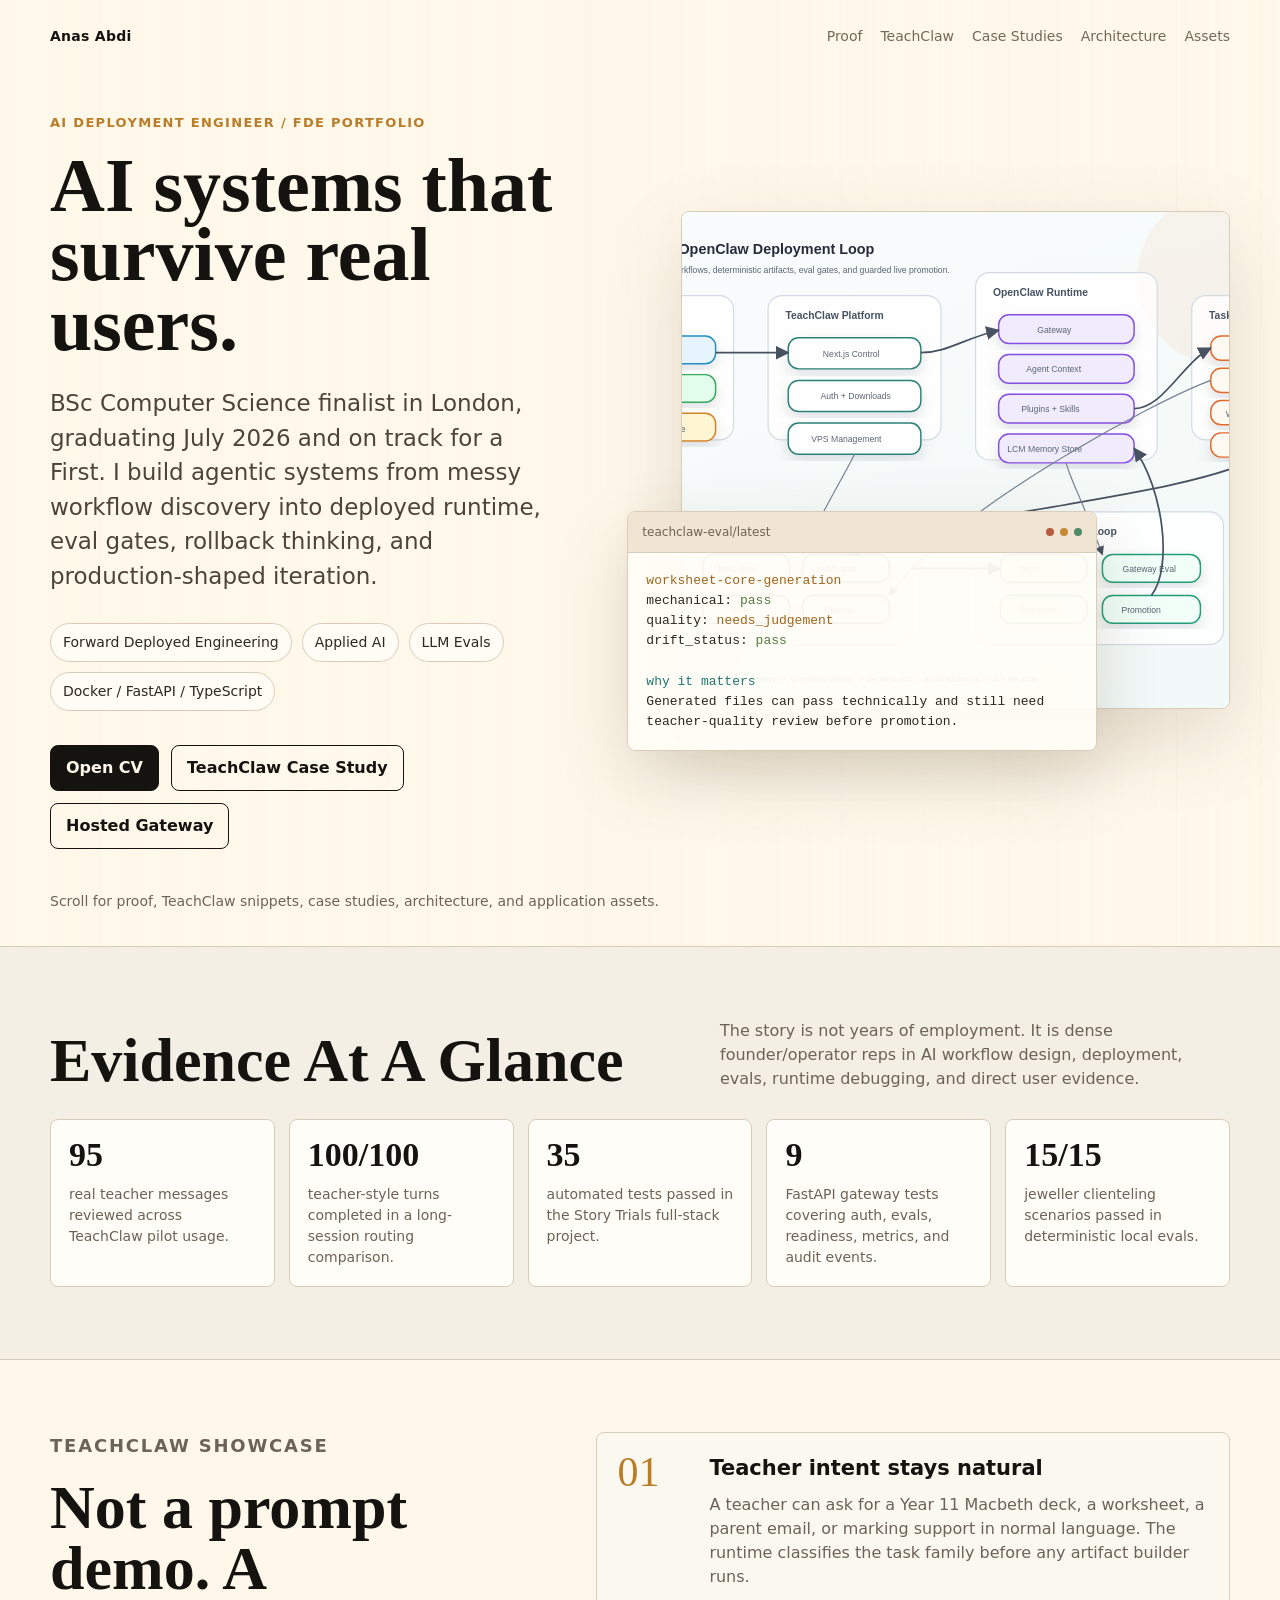
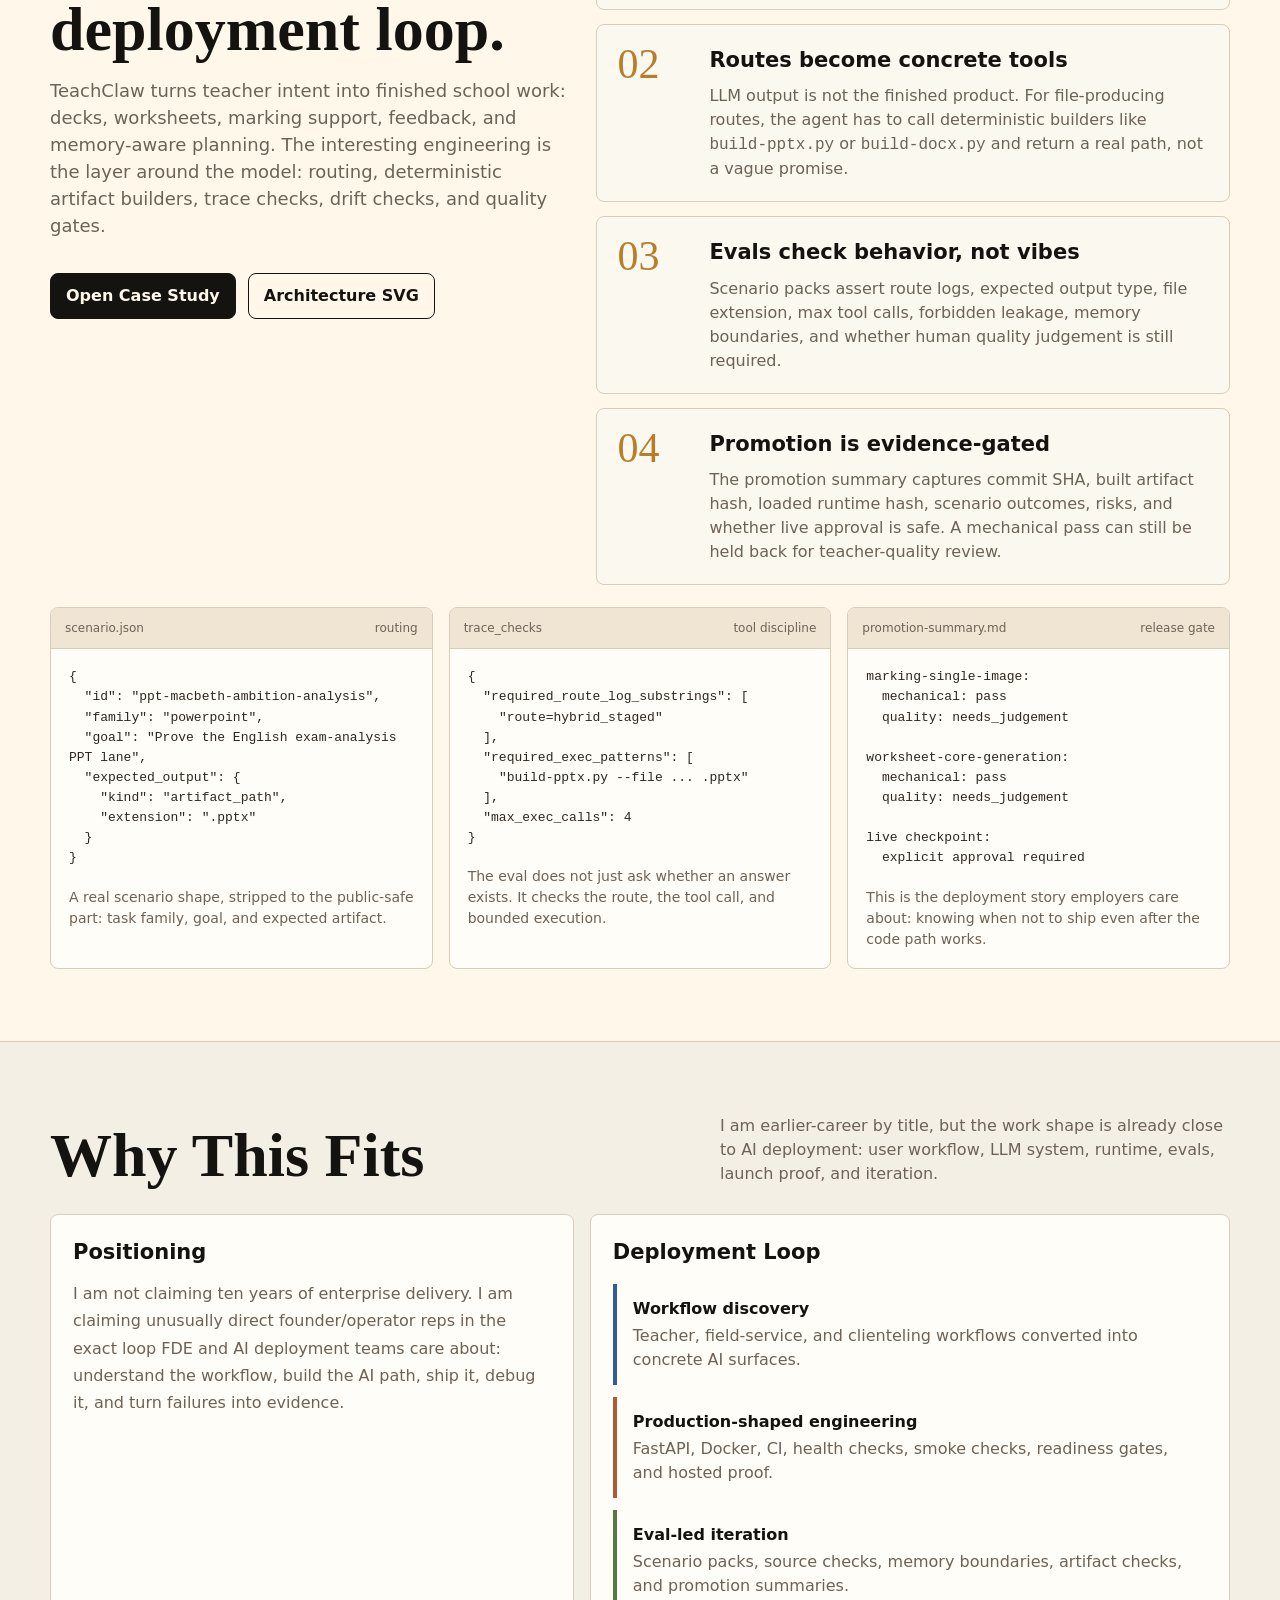
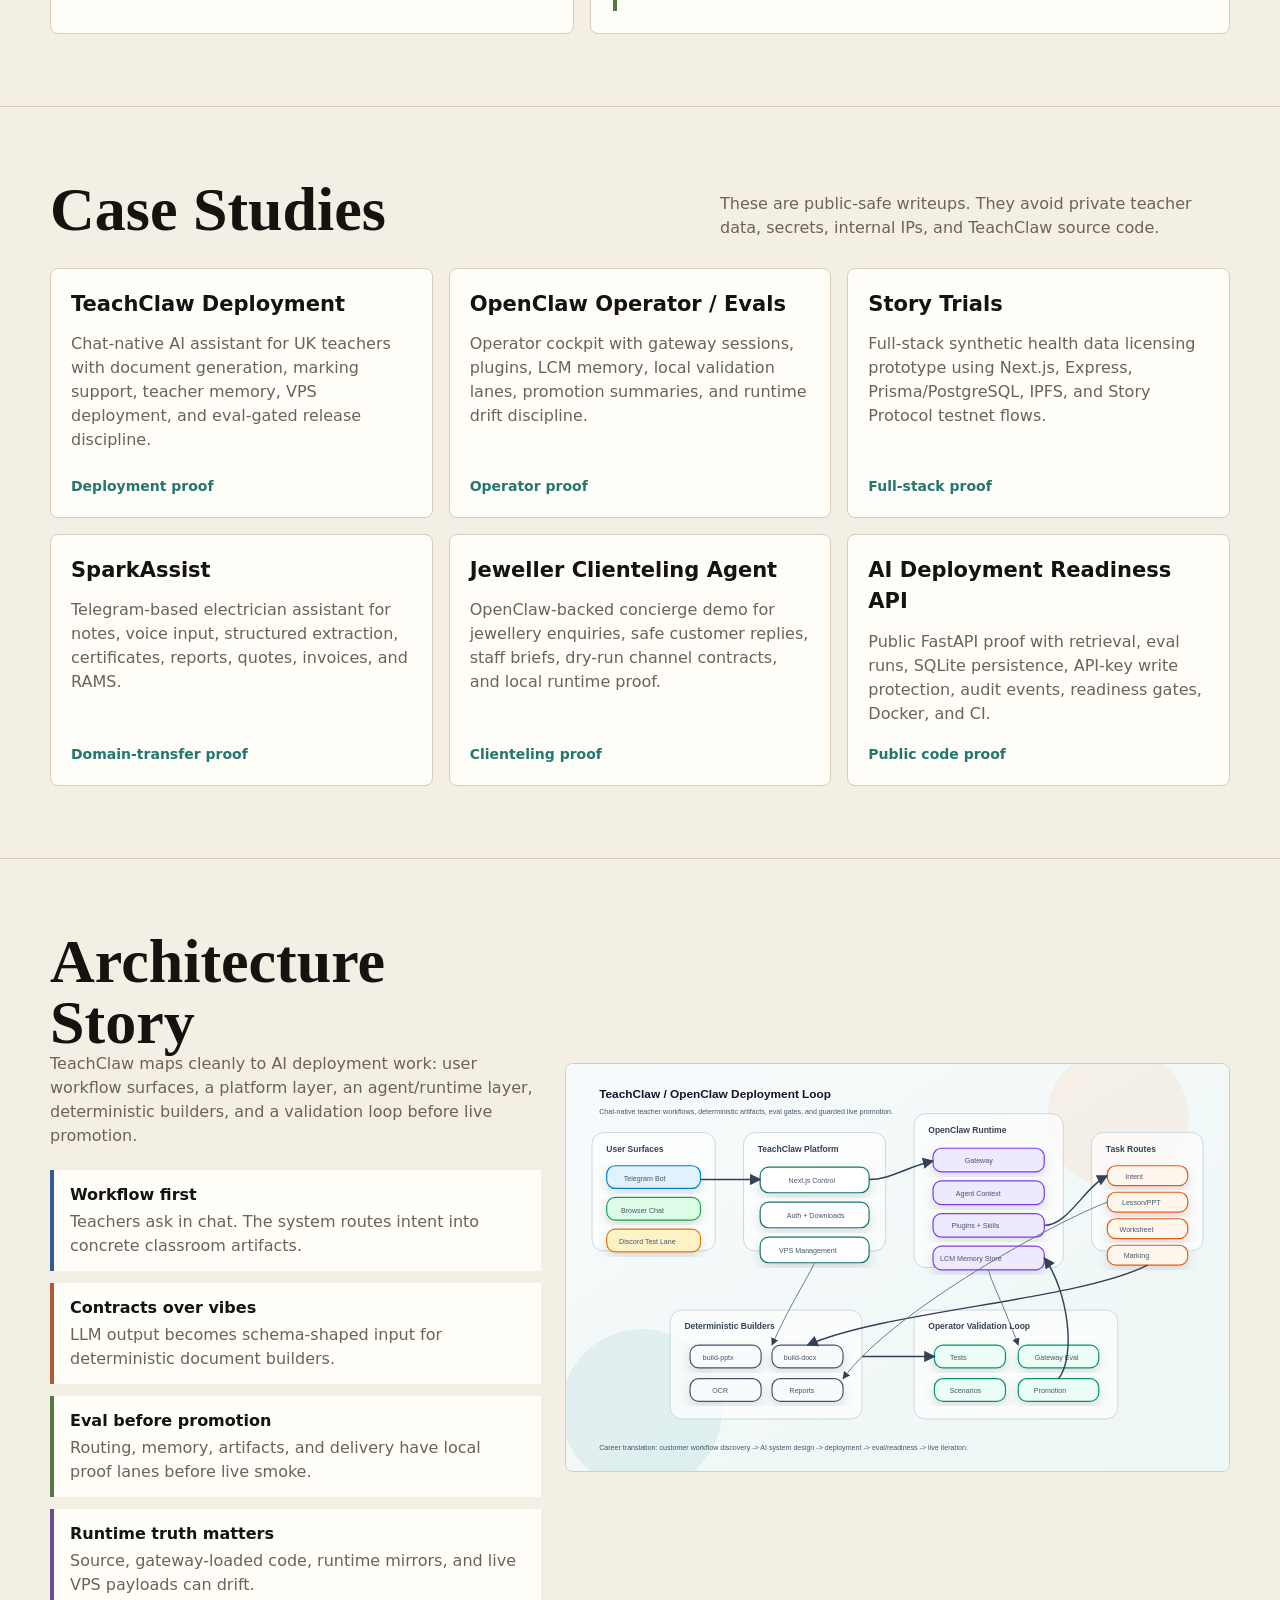
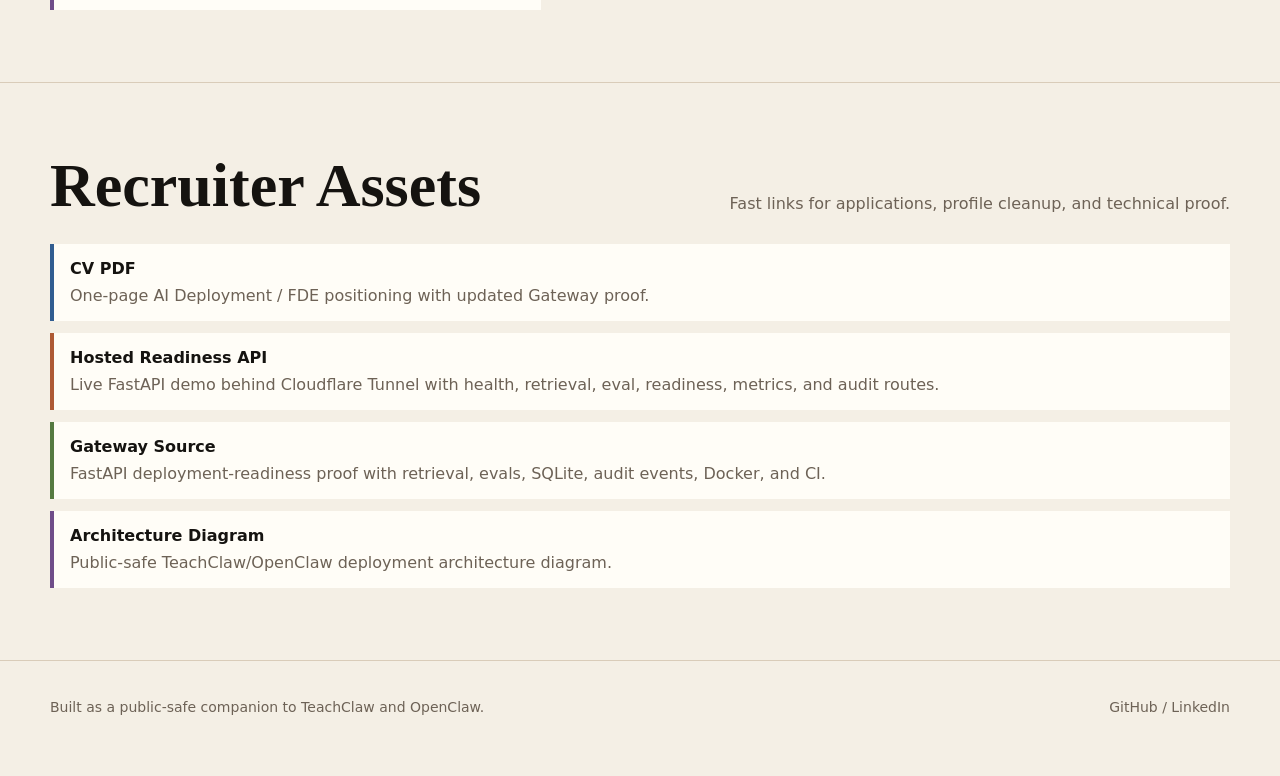
<file: index.html>
<!doctype html>
<html lang="en">
  <head>
    <meta charset="utf-8" />
    <meta name="viewport" content="width=device-width, initial-scale=1" />
    <title>Anas Abdi - AI Deployment / FDE Portfolio</title>
    <meta
      name="description"
      content="AI Deployment and Forward Deployed Engineering portfolio for Anas Abdi: TeachClaw, OpenClaw, Story Trials, SparkAssist, and AI Deployment Gateway."
    />
    <style>
      :root {
        --ink: #151310;
        --paper: #f4efe5;
        --paper-soft: #fbf8f0;
        --panel: #fffdf7;
        --night: #fff8ea;
        --night-2: #f1e6d3;
        --muted: #6d6256;
        --muted-dark: #746858;
        --line: #d9ccb9;
        --line-dark: #d9ccb9;
        --brass: #b97c28;
        --teal: #23776f;
        --blue: #315d91;
        --green: #557a41;
        --clay: #ae5a35;
        --plum: #6f4d89;
        --radius: 8px;
      }

      * {
        box-sizing: border-box;
      }

      html {
        scroll-behavior: smooth;
      }

      body {
        margin: 0;
        color: var(--ink);
        background: var(--paper);
        font-family: Inter, ui-sans-serif, system-ui, -apple-system, BlinkMacSystemFont, "Segoe UI", sans-serif;
        line-height: 1.5;
      }

      a {
        color: inherit;
        text-decoration: none;
      }

      a:hover {
        text-decoration: underline;
      }

      .shell {
        width: min(1180px, calc(100% - 36px));
        margin: 0 auto;
      }

      .hero {
        color: var(--ink);
        background: var(--night);
        min-height: 92vh;
        position: relative;
        overflow: hidden;
        border-bottom: 1px solid var(--line-dark);
      }

      .hero::before {
        content: "";
        position: absolute;
        inset: 0;
        background:
          linear-gradient(90deg, rgba(255, 248, 234, 0.98), rgba(255, 248, 234, 0.92) 48%, rgba(255, 248, 234, 0.68)),
          repeating-linear-gradient(90deg, rgba(93, 74, 51, 0.07) 0 1px, transparent 1px 84px);
        pointer-events: none;
      }

      .hero-inner {
        position: relative;
        z-index: 1;
        display: grid;
        grid-template-rows: auto 1fr auto;
        min-height: 92vh;
        padding: 26px 0 34px;
      }

      .nav {
        display: flex;
        justify-content: space-between;
        gap: 18px;
        align-items: center;
        font-size: 14px;
        color: var(--muted-dark);
      }

      .nav-links {
        display: flex;
        gap: 18px;
        flex-wrap: wrap;
        justify-content: flex-end;
      }

      .identity {
        color: var(--ink);
        font-weight: 800;
        letter-spacing: 0.02em;
      }

      .hero-grid {
        display: grid;
        grid-template-columns: minmax(0, 0.92fr) minmax(420px, 1.08fr);
        gap: clamp(28px, 5vw, 70px);
        align-items: center;
        padding: 66px 0 42px;
      }

      .eyebrow {
        margin: 0 0 18px;
        color: var(--brass);
        font-size: 13px;
        font-weight: 800;
        letter-spacing: 0.1em;
        text-transform: uppercase;
      }

      h1,
      h2,
      h3 {
        letter-spacing: 0;
      }

      h1 {
        margin: 0;
        max-width: 640px;
        font-family: Georgia, "Times New Roman", serif;
        font-size: clamp(42px, 6vw, 76px);
        line-height: 0.92;
        font-weight: 700;
      }

      .subhead {
        margin: 26px 0 0;
        max-width: 690px;
        color: #4e4338;
        font-size: clamp(18px, 2.2vw, 23px);
      }

      .status-line {
        display: flex;
        flex-wrap: wrap;
        gap: 10px;
        margin-top: 30px;
      }

      .pill {
        border: 1px solid var(--line-dark);
        background: rgba(255, 253, 247, 0.86);
        border-radius: 999px;
        padding: 8px 12px;
        font-size: 14px;
        color: #2d271f;
      }

      .cta-row {
        display: flex;
        flex-wrap: wrap;
        gap: 12px;
        margin-top: 34px;
      }

      .button {
        display: inline-flex;
        align-items: center;
        justify-content: center;
        min-height: 44px;
        padding: 10px 15px;
        border-radius: var(--radius);
        border: 1px solid var(--ink);
        background: var(--ink);
        color: #fff8ea;
        font-weight: 800;
      }

      .button.secondary {
        background: transparent;
        color: var(--ink);
      }

      .hero-visual {
        position: relative;
        min-height: 540px;
      }

      .visual-frame {
        position: absolute;
        inset: 0 0 42px 54px;
        border: 1px solid var(--line-dark);
        border-radius: var(--radius);
        background: var(--panel);
        overflow: hidden;
        box-shadow: 0 28px 80px rgba(78, 59, 35, 0.16);
      }

      .visual-frame img {
        width: 100%;
        height: 100%;
        object-fit: cover;
        opacity: 0.9;
        filter: saturate(0.88) contrast(1.02);
      }

      .console-card {
        position: absolute;
        left: 0;
        bottom: 0;
        width: min(470px, 90%);
        border: 1px solid var(--line-dark);
        border-radius: var(--radius);
        background: rgba(255, 253, 247, 0.94);
        box-shadow: 0 26px 70px rgba(78, 59, 35, 0.18);
        overflow: hidden;
      }

      .window-bar {
        display: flex;
        justify-content: space-between;
        gap: 14px;
        align-items: center;
        padding: 11px 14px;
        border-bottom: 1px solid var(--line-dark);
        background: #f0e5d2;
        color: var(--muted);
        font-size: 12px;
      }

      .window-dots {
        display: flex;
        gap: 6px;
      }

      .window-dots span {
        width: 8px;
        height: 8px;
        border-radius: 50%;
        background: #b75b42;
      }

      .window-dots span:nth-child(2) {
        background: #c68a36;
      }

      .window-dots span:nth-child(3) {
        background: #4f8c68;
      }

      pre {
        margin: 0;
        white-space: pre-wrap;
        overflow-wrap: anywhere;
      }

      code {
        font-family: "SFMono-Regular", Consolas, "Liberation Mono", Menlo, monospace;
      }

      .console-card pre,
      .snippet pre {
        padding: 18px;
        color: #2d271f;
        font-size: 13px;
        line-height: 1.55;
      }

      .token-gold {
        color: #9f661f;
      }

      .token-teal {
        color: #23776f;
      }

      .token-green {
        color: #557a41;
      }

      .scroll-hint {
        color: var(--muted);
        font-size: 14px;
      }

      main {
        background: var(--paper);
      }

      section {
        padding: 72px 0;
        border-bottom: 1px solid var(--line);
      }

      .section-heading {
        display: flex;
        justify-content: space-between;
        gap: 24px;
        align-items: end;
        margin-bottom: 28px;
      }

      h2 {
        margin: 0;
        font-family: Georgia, "Times New Roman", serif;
        font-size: clamp(34px, 5vw, 62px);
        line-height: 0.98;
      }

      h3 {
        margin: 0;
        font-size: 21px;
      }

      .section-note {
        max-width: 510px;
        color: var(--muted);
        margin: 0;
      }

      .proof-grid {
        display: grid;
        grid-template-columns: repeat(5, minmax(0, 1fr));
        gap: 14px;
      }

      .proof {
        min-height: 142px;
        border: 1px solid var(--line);
        border-radius: var(--radius);
        background: var(--panel);
        padding: 18px;
      }

      .proof strong {
        display: block;
        margin-bottom: 12px;
        font-family: Georgia, "Times New Roman", serif;
        font-size: 34px;
        line-height: 1;
      }

      .proof span {
        display: block;
        color: var(--muted);
        font-size: 14px;
      }

      .showcase {
        background: #fff8ea;
      }

      .showcase .button {
        background: var(--ink);
        border-color: var(--ink);
        color: #fff8ea;
      }

      .showcase .button.secondary {
        background: transparent;
        color: var(--ink);
      }

      .chapter-grid {
        display: grid;
        grid-template-columns: 0.9fr 1.1fr;
        gap: 28px;
        align-items: start;
      }

      .chapter-copy {
        position: sticky;
        top: 22px;
      }

      .chapter-copy p {
        color: var(--muted);
        font-size: 18px;
      }

      .timeline {
        display: grid;
        gap: 14px;
      }

      .chapter {
        display: grid;
        grid-template-columns: 74px 1fr;
        gap: 18px;
        align-items: start;
        border: 1px solid var(--line);
        border-radius: var(--radius);
        background: var(--paper-soft);
        padding: 20px;
      }

      .chapter-number {
        font-family: Georgia, "Times New Roman", serif;
        font-size: 42px;
        line-height: 0.95;
        color: var(--brass);
      }

      .chapter p {
        margin: 8px 0 0;
        color: var(--muted);
      }

      .snippet-grid {
        display: grid;
        grid-template-columns: repeat(3, minmax(0, 1fr));
        gap: 16px;
        margin-top: 22px;
      }

      .snippet {
        min-height: 260px;
        border: 1px solid var(--line);
        border-radius: var(--radius);
        background: var(--panel);
        overflow: hidden;
      }

      .snippet .window-bar {
        background: #f0e5d2;
      }

      .snippet-caption {
        padding: 0 18px 18px;
        color: var(--muted);
        font-size: 14px;
      }

      .fit-grid {
        display: grid;
        grid-template-columns: 0.9fr 1.1fr;
        gap: 16px;
      }

      .fit-panel {
        border: 1px solid var(--line);
        border-radius: var(--radius);
        background: var(--panel);
        padding: 22px;
      }

      .fit-panel p {
        margin: 12px 0 0;
        color: var(--muted);
        line-height: 1.7;
      }

      .cases {
        display: grid;
        grid-template-columns: repeat(3, minmax(0, 1fr));
        gap: 16px;
      }

      .case {
        border: 1px solid var(--line);
        border-radius: var(--radius);
        background: var(--panel);
        padding: 20px;
        display: flex;
        min-height: 250px;
        flex-direction: column;
        justify-content: space-between;
        transition: transform 180ms ease, border-color 180ms ease, box-shadow 180ms ease;
      }

      .case:hover {
        text-decoration: none;
        transform: translateY(-3px);
        border-color: #b99562;
        box-shadow: 0 18px 46px rgba(44, 33, 19, 0.12);
      }

      .case p {
        margin: 12px 0 0;
        color: var(--muted);
      }

      .case .tag {
        margin-top: 18px;
        color: var(--teal);
        font-weight: 800;
        font-size: 14px;
      }

      .architecture {
        display: grid;
        grid-template-columns: 0.85fr 1.15fr;
        gap: 24px;
        align-items: center;
      }

      .architecture img {
        width: 100%;
        height: auto;
        border: 1px solid var(--line);
        border-radius: var(--radius);
        background: #fff;
      }

      .list {
        display: grid;
        gap: 12px;
      }

      .list-item {
        border-left: 4px solid var(--blue);
        background: var(--panel);
        padding: 13px 16px;
      }

      .list-item:nth-child(2) {
        border-left-color: var(--clay);
      }

      .list-item:nth-child(3) {
        border-left-color: var(--green);
      }

      .list-item:nth-child(4) {
        border-left-color: var(--plum);
      }

      .list-item strong {
        display: block;
        margin-bottom: 3px;
      }

      .list-item span {
        color: var(--muted);
      }

      .footer {
        padding: 36px 0 48px;
        display: flex;
        justify-content: space-between;
        gap: 20px;
        color: var(--muted);
        font-size: 14px;
      }

      @media (max-width: 980px) {
        .hero-grid,
        .chapter-grid,
        .fit-grid,
        .architecture {
          grid-template-columns: 1fr;
        }

        .hero-grid {
          padding-top: 44px;
        }

        .hero-visual {
          min-height: 500px;
        }

        .visual-frame {
          inset: 0 0 70px 0;
        }

        .console-card {
          left: 18px;
          width: calc(100% - 36px);
        }

        .chapter-copy {
          position: static;
        }

        .proof-grid,
        .cases,
        .snippet-grid {
          grid-template-columns: 1fr;
        }

        .section-heading,
        .footer,
        .nav {
          align-items: flex-start;
          flex-direction: column;
        }

        .nav-links {
          justify-content: flex-start;
        }
      }

      @media (max-width: 560px) {
        .shell {
          width: min(100% - 28px, 1180px);
        }

        .hero-inner {
          min-height: auto;
        }

        .hero {
          min-height: auto;
        }

        .hero-visual {
          min-height: 460px;
        }

        .chapter {
          grid-template-columns: 1fr;
        }

        .chapter-number {
          font-size: 32px;
        }

        section {
          padding: 54px 0;
        }
      }
    </style>
  </head>
  <body>
    <header class="hero">
      <div class="shell hero-inner">
        <nav class="nav" aria-label="Primary">
          <a class="identity" href="#top">Anas Abdi</a>
          <div class="nav-links">
            <a href="#proof">Proof</a>
            <a href="#teachclaw-showcase">TeachClaw</a>
            <a href="#case-studies">Case Studies</a>
            <a href="#architecture">Architecture</a>
            <a href="#assets">Assets</a>
          </div>
        </nav>

        <div class="hero-grid" id="top">
          <div>
            <p class="eyebrow">AI Deployment Engineer / FDE portfolio</p>
            <h1>AI systems that survive real users.</h1>
            <p class="subhead">
              BSc Computer Science finalist in London, graduating July 2026 and on track for a First. I build agentic systems from messy workflow discovery into deployed runtime, eval gates, rollback thinking, and production-shaped iteration.
            </p>
            <div class="status-line" aria-label="Role targets">
              <span class="pill">Forward Deployed Engineering</span>
              <span class="pill">Applied AI</span>
              <span class="pill">LLM Evals</span>
              <span class="pill">Docker / FastAPI / TypeScript</span>
            </div>
            <div class="cta-row">
              <a class="button" href="assets/cv-ai-deployment-fde.pdf">Open CV</a>
              <a class="button secondary" href="case-studies/teachclaw-deployment.html">TeachClaw Case Study</a>
              <a class="button secondary" href="https://ai-gateway.shortlistops.co.uk/docs">Hosted Gateway</a>
            </div>
          </div>

          <div class="hero-visual" aria-label="TeachClaw and OpenClaw visual proof">
            <a class="visual-frame" href="assets/teachclaw-openclaw-architecture.svg">
              <img src="assets/teachclaw-openclaw-architecture.svg" alt="TeachClaw and OpenClaw deployment architecture diagram" />
            </a>
            <div class="console-card">
              <div class="window-bar">
                <span>teachclaw-eval/latest</span>
                <span class="window-dots" aria-hidden="true"><span></span><span></span><span></span></span>
              </div>
              <pre><code><span class="token-gold">worksheet-core-generation</span>
mechanical: <span class="token-green">pass</span>
quality: <span class="token-gold">needs_judgement</span>
drift_status: <span class="token-green">pass</span>

<span class="token-teal">why it matters</span>
Generated files can pass technically and still need teacher-quality review before promotion.</code></pre>
            </div>
          </div>
        </div>

        <div class="scroll-hint">Scroll for proof, TeachClaw snippets, case studies, architecture, and application assets.</div>
      </div>
    </header>

    <main>
      <section id="proof">
        <div class="shell">
          <div class="section-heading">
            <h2>Evidence At A Glance</h2>
            <p class="section-note">The story is not years of employment. It is dense founder/operator reps in AI workflow design, deployment, evals, runtime debugging, and direct user evidence.</p>
          </div>
          <div class="proof-grid">
            <div class="proof">
              <strong>95</strong>
              <span>real teacher messages reviewed across TeachClaw pilot usage.</span>
            </div>
            <div class="proof">
              <strong>100/100</strong>
              <span>teacher-style turns completed in a long-session routing comparison.</span>
            </div>
            <div class="proof">
              <strong>35</strong>
              <span>automated tests passed in the Story Trials full-stack project.</span>
            </div>
            <div class="proof">
              <strong>9</strong>
              <span>FastAPI gateway tests covering auth, evals, readiness, metrics, and audit events.</span>
            </div>
            <div class="proof">
              <strong>15/15</strong>
              <span>jeweller clienteling scenarios passed in deterministic local evals.</span>
            </div>
          </div>
        </div>
      </section>

      <section id="teachclaw-showcase" class="showcase">
        <div class="shell">
          <div class="chapter-grid">
            <div class="chapter-copy">
              <p class="eyebrow">TeachClaw showcase</p>
              <h2>Not a prompt demo. A deployment loop.</h2>
              <p>
                TeachClaw turns teacher intent into finished school work: decks, worksheets, marking support, feedback, and memory-aware planning. The interesting engineering is the layer around the model: routing, deterministic artifact builders, trace checks, drift checks, and quality gates.
              </p>
              <div class="cta-row">
                <a class="button" href="case-studies/teachclaw-deployment.html">Open Case Study</a>
                <a class="button secondary" style="border-color: var(--ink); color: var(--ink);" href="assets/teachclaw-openclaw-architecture.svg">Architecture SVG</a>
              </div>
            </div>

            <div class="timeline">
              <article class="chapter">
                <div class="chapter-number">01</div>
                <div>
                  <h3>Teacher intent stays natural</h3>
                  <p>A teacher can ask for a Year 11 Macbeth deck, a worksheet, a parent email, or marking support in normal language. The runtime classifies the task family before any artifact builder runs.</p>
                </div>
              </article>
              <article class="chapter">
                <div class="chapter-number">02</div>
                <div>
                  <h3>Routes become concrete tools</h3>
                  <p>LLM output is not the finished product. For file-producing routes, the agent has to call deterministic builders like <code>build-pptx.py</code> or <code>build-docx.py</code> and return a real path, not a vague promise.</p>
                </div>
              </article>
              <article class="chapter">
                <div class="chapter-number">03</div>
                <div>
                  <h3>Evals check behavior, not vibes</h3>
                  <p>Scenario packs assert route logs, expected output type, file extension, max tool calls, forbidden leakage, memory boundaries, and whether human quality judgement is still required.</p>
                </div>
              </article>
              <article class="chapter">
                <div class="chapter-number">04</div>
                <div>
                  <h3>Promotion is evidence-gated</h3>
                  <p>The promotion summary captures commit SHA, built artifact hash, loaded runtime hash, scenario outcomes, risks, and whether live approval is safe. A mechanical pass can still be held back for teacher-quality review.</p>
                </div>
              </article>
            </div>
          </div>

          <div class="snippet-grid" aria-label="Public-safe TeachClaw snippets">
            <article class="snippet">
              <div class="window-bar">
                <span>scenario.json</span>
                <span>routing</span>
              </div>
              <pre><code>{
  "id": "ppt-macbeth-ambition-analysis",
  "family": "powerpoint",
  "goal": "Prove the English exam-analysis PPT lane",
  "expected_output": {
    "kind": "artifact_path",
    "extension": ".pptx"
  }
}</code></pre>
              <div class="snippet-caption">A real scenario shape, stripped to the public-safe part: task family, goal, and expected artifact.</div>
            </article>

            <article class="snippet">
              <div class="window-bar">
                <span>trace_checks</span>
                <span>tool discipline</span>
              </div>
              <pre><code>{
  "required_route_log_substrings": [
    "route=hybrid_staged"
  ],
  "required_exec_patterns": [
    "build-pptx.py --file ... .pptx"
  ],
  "max_exec_calls": 4
}</code></pre>
              <div class="snippet-caption">The eval does not just ask whether an answer exists. It checks the route, the tool call, and bounded execution.</div>
            </article>

            <article class="snippet">
              <div class="window-bar">
                <span>promotion-summary.md</span>
                <span>release gate</span>
              </div>
              <pre><code>marking-single-image:
  mechanical: pass
  quality: needs_judgement

worksheet-core-generation:
  mechanical: pass
  quality: needs_judgement

live checkpoint:
  explicit approval required</code></pre>
              <div class="snippet-caption">This is the deployment story employers care about: knowing when not to ship even after the code path works.</div>
            </article>
          </div>
        </div>
      </section>

      <section id="fit">
        <div class="shell">
          <div class="section-heading">
            <h2>Why This Fits</h2>
            <p class="section-note">I am earlier-career by title, but the work shape is already close to AI deployment: user workflow, LLM system, runtime, evals, launch proof, and iteration.</p>
          </div>
          <div class="fit-grid">
            <div class="fit-panel">
              <h3>Positioning</h3>
              <p>
                I am not claiming ten years of enterprise delivery. I am claiming unusually direct founder/operator reps in the exact loop FDE and AI deployment teams care about: understand the workflow, build the AI path, ship it, debug it, and turn failures into evidence.
              </p>
            </div>
            <div class="fit-panel">
              <h3>Deployment Loop</h3>
              <div class="list" style="margin-top: 16px;">
                <div class="list-item">
                  <strong>Workflow discovery</strong>
                  <span>Teacher, field-service, and clienteling workflows converted into concrete AI surfaces.</span>
                </div>
                <div class="list-item">
                  <strong>Production-shaped engineering</strong>
                  <span>FastAPI, Docker, CI, health checks, smoke checks, readiness gates, and hosted proof.</span>
                </div>
                <div class="list-item">
                  <strong>Eval-led iteration</strong>
                  <span>Scenario packs, source checks, memory boundaries, artifact checks, and promotion summaries.</span>
                </div>
              </div>
            </div>
          </div>
        </div>
      </section>

      <section id="case-studies">
        <div class="shell">
          <div class="section-heading">
            <h2>Case Studies</h2>
            <p class="section-note">These are public-safe writeups. They avoid private teacher data, secrets, internal IPs, and TeachClaw source code.</p>
          </div>
          <div class="cases">
            <a class="case" href="case-studies/teachclaw-deployment.html">
              <div>
                <h3>TeachClaw Deployment</h3>
                <p>Chat-native AI assistant for UK teachers with document generation, marking support, teacher memory, VPS deployment, and eval-gated release discipline.</p>
              </div>
              <span class="tag">Deployment proof</span>
            </a>
            <a class="case" href="case-studies/openclaw-operator-evals.html">
              <div>
                <h3>OpenClaw Operator / Evals</h3>
                <p>Operator cockpit with gateway sessions, plugins, LCM memory, local validation lanes, promotion summaries, and runtime drift discipline.</p>
              </div>
              <span class="tag">Operator proof</span>
            </a>
            <a class="case" href="case-studies/story-trials-full-stack.html">
              <div>
                <h3>Story Trials</h3>
                <p>Full-stack synthetic health data licensing prototype using Next.js, Express, Prisma/PostgreSQL, IPFS, and Story Protocol testnet flows.</p>
              </div>
              <span class="tag">Full-stack proof</span>
            </a>
            <a class="case" href="case-studies/sparkassist-field-compliance.html">
              <div>
                <h3>SparkAssist</h3>
                <p>Telegram-based electrician assistant for notes, voice input, structured extraction, certificates, reports, quotes, invoices, and RAMS.</p>
              </div>
              <span class="tag">Domain-transfer proof</span>
            </a>
            <a class="case" href="case-studies/jeweller-clienteling-agent.html">
              <div>
                <h3>Jeweller Clienteling Agent</h3>
                <p>OpenClaw-backed concierge demo for jewellery enquiries, safe customer replies, staff briefs, dry-run channel contracts, and local runtime proof.</p>
              </div>
              <span class="tag">Clienteling proof</span>
            </a>
            <a class="case" href="case-studies/ai-deployment-gateway.html">
              <div>
                <h3>AI Deployment Readiness API</h3>
                <p>Public FastAPI proof with retrieval, eval runs, SQLite persistence, API-key write protection, audit events, readiness gates, Docker, and CI.</p>
              </div>
              <span class="tag">Public code proof</span>
            </a>
          </div>
        </div>
      </section>

      <section id="architecture">
        <div class="shell">
          <div class="architecture">
            <div>
              <h2>Architecture Story</h2>
              <p class="section-note">
                TeachClaw maps cleanly to AI deployment work: user workflow surfaces, a platform layer, an agent/runtime layer, deterministic builders, and a validation loop before live promotion.
              </p>
              <div class="list" style="margin-top: 22px;">
                <div class="list-item">
                  <strong>Workflow first</strong>
                  <span>Teachers ask in chat. The system routes intent into concrete classroom artifacts.</span>
                </div>
                <div class="list-item">
                  <strong>Contracts over vibes</strong>
                  <span>LLM output becomes schema-shaped input for deterministic document builders.</span>
                </div>
                <div class="list-item">
                  <strong>Eval before promotion</strong>
                  <span>Routing, memory, artifacts, and delivery have local proof lanes before live smoke.</span>
                </div>
                <div class="list-item">
                  <strong>Runtime truth matters</strong>
                  <span>Source, gateway-loaded code, runtime mirrors, and live VPS payloads can drift.</span>
                </div>
              </div>
            </div>
            <a href="assets/teachclaw-openclaw-architecture.svg">
              <img src="assets/teachclaw-openclaw-architecture.svg" alt="TeachClaw and OpenClaw deployment architecture diagram" />
            </a>
          </div>
        </div>
      </section>

      <section id="assets">
        <div class="shell">
          <div class="section-heading">
            <h2>Recruiter Assets</h2>
            <p class="section-note">Fast links for applications, profile cleanup, and technical proof.</p>
          </div>
          <div class="list">
            <a class="list-item" href="assets/cv-ai-deployment-fde.pdf">
              <strong>CV PDF</strong>
              <span>One-page AI Deployment / FDE positioning with updated Gateway proof.</span>
            </a>
            <a class="list-item" href="https://ai-gateway.shortlistops.co.uk/docs">
              <strong>Hosted Readiness API</strong>
              <span>Live FastAPI demo behind Cloudflare Tunnel with health, retrieval, eval, readiness, metrics, and audit routes.</span>
            </a>
            <a class="list-item" href="https://github.com/AnasInno/ai-deployment-portfolio/tree/main/gateway">
              <strong>Gateway Source</strong>
              <span>FastAPI deployment-readiness proof with retrieval, evals, SQLite, audit events, Docker, and CI.</span>
            </a>
            <a class="list-item" href="assets/teachclaw-openclaw-architecture.svg">
              <strong>Architecture Diagram</strong>
              <span>Public-safe TeachClaw/OpenClaw deployment architecture diagram.</span>
            </a>
          </div>
        </div>
      </section>
    </main>

    <footer class="shell footer">
      <span>Built as a public-safe companion to TeachClaw and OpenClaw.</span>
      <span><a href="https://github.com/AnasInno">GitHub</a> / <a href="https://www.linkedin.com/in/anas-abdi-80b950271/">LinkedIn</a></span>
    </footer>
  </body>
</html>
</file>
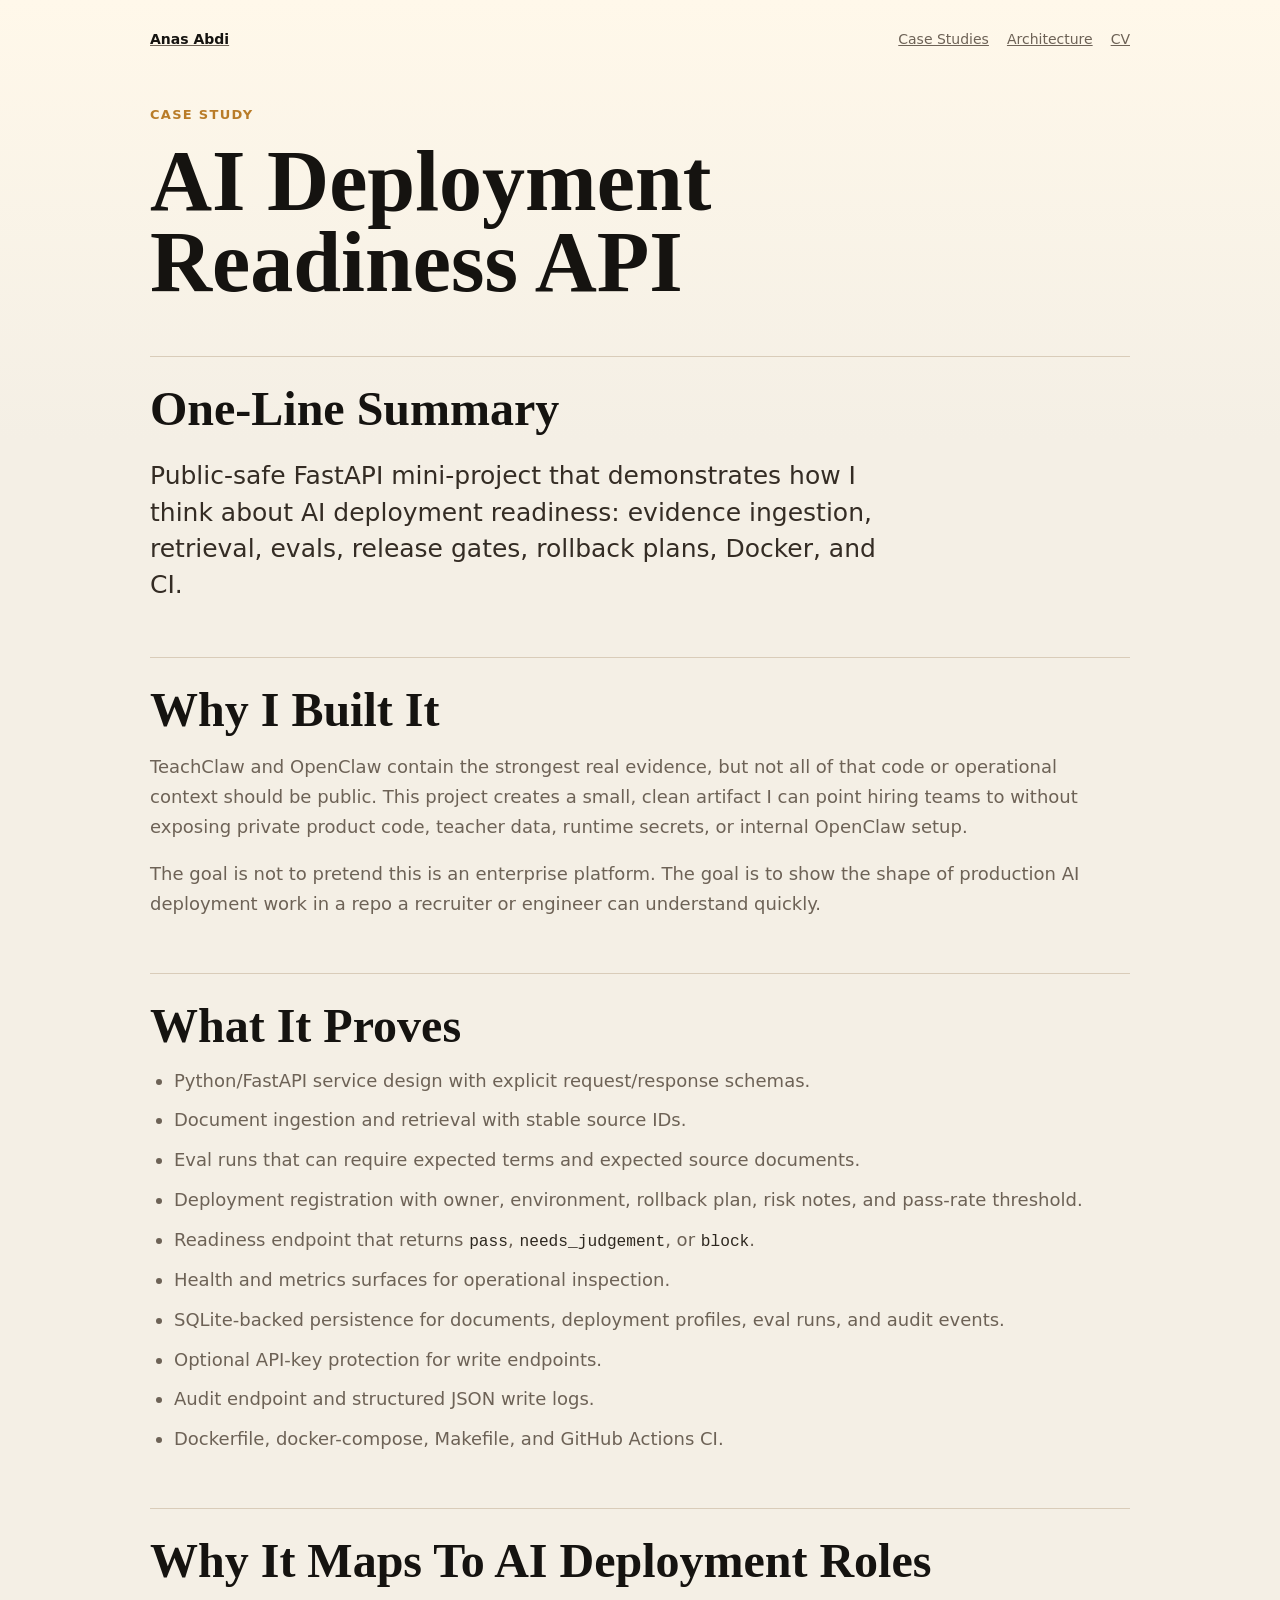
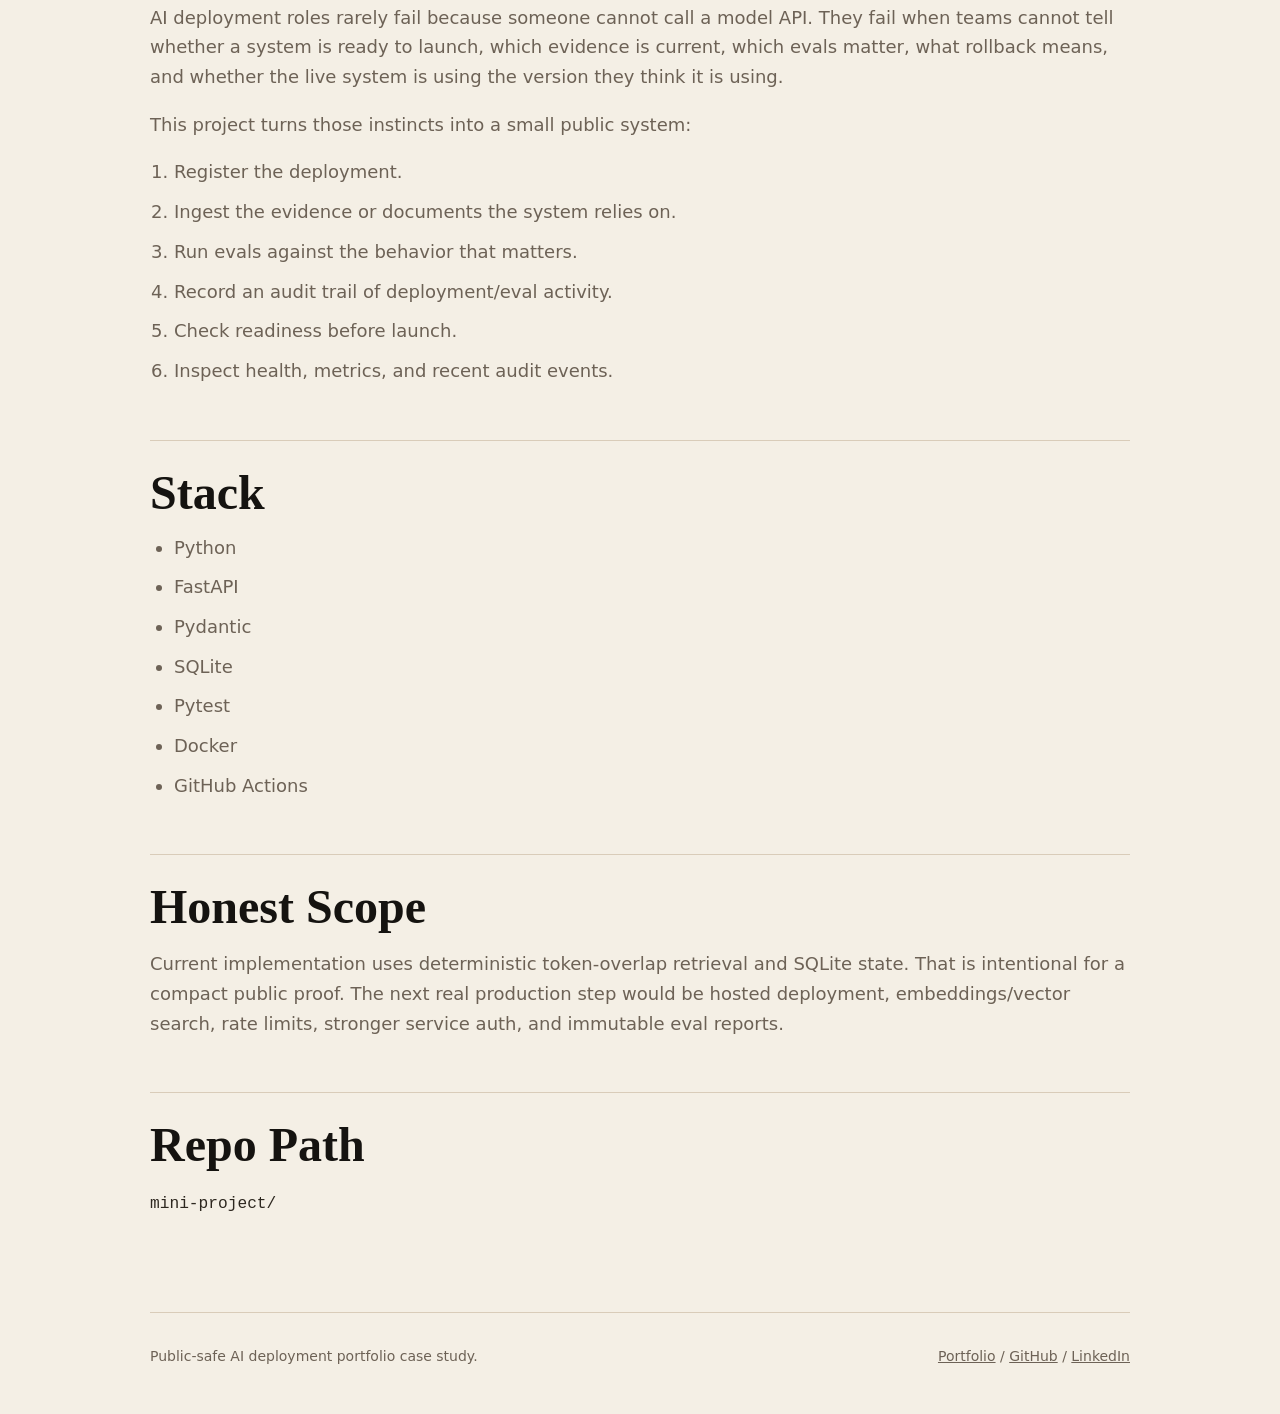
<file: case-studies/ai-deployment-gateway.html>
<!doctype html>
<html lang="en">
  <head>
    <meta charset="utf-8" />
    <meta name="viewport" content="width=device-width, initial-scale=1" />
    <title>ai-deployment-gateway - Anas Abdi</title>
    <link rel="stylesheet" href="../assets/case-study.css" />
  </head>
  <body>
    <nav class="case-nav" aria-label="Case study navigation">
      <a href="../index.html"><strong>Anas Abdi</strong></a>
      <div>
        <a href="../index.html#case-studies">Case Studies</a>
        <a href="../index.html#architecture">Architecture</a>
        <a href="../assets/cv-ai-deployment-fde.pdf">CV</a>
      </div>
    </nav>
    <main class="case-body">
<h1 id="ai-deployment-readiness-api">AI Deployment Readiness API</h1>
<h2 id="one-line-summary">One-Line Summary</h2>
<p>Public-safe FastAPI mini-project that demonstrates how I think about
AI deployment readiness: evidence ingestion, retrieval, evals, release
gates, rollback plans, Docker, and CI.</p>
<h2 id="why-i-built-it">Why I Built It</h2>
<p>TeachClaw and OpenClaw contain the strongest real evidence, but not
all of that code or operational context should be public. This project
creates a small, clean artifact I can point hiring teams to without
exposing private product code, teacher data, runtime secrets, or
internal OpenClaw setup.</p>
<p>The goal is not to pretend this is an enterprise platform. The goal
is to show the shape of production AI deployment work in a repo a
recruiter or engineer can understand quickly.</p>
<h2 id="what-it-proves">What It Proves</h2>
<ul>
<li>Python/FastAPI service design with explicit request/response
schemas.</li>
<li>Document ingestion and retrieval with stable source IDs.</li>
<li>Eval runs that can require expected terms and expected source
documents.</li>
<li>Deployment registration with owner, environment, rollback plan, risk
notes, and pass-rate threshold.</li>
<li>Readiness endpoint that returns <code>pass</code>,
<code>needs_judgement</code>, or <code>block</code>.</li>
<li>Health and metrics surfaces for operational inspection.</li>
<li>SQLite-backed persistence for documents, deployment profiles, eval
runs, and audit events.</li>
<li>Optional API-key protection for write endpoints.</li>
<li>Audit endpoint and structured JSON write logs.</li>
<li>Dockerfile, docker-compose, Makefile, and GitHub Actions CI.</li>
</ul>
<h2 id="why-it-maps-to-ai-deployment-roles">Why It Maps To AI Deployment
Roles</h2>
<p>AI deployment roles rarely fail because someone cannot call a model
API. They fail when teams cannot tell whether a system is ready to
launch, which evidence is current, which evals matter, what rollback
means, and whether the live system is using the version they think it is
using.</p>
<p>This project turns those instincts into a small public system:</p>
<ol type="1">
<li>Register the deployment.</li>
<li>Ingest the evidence or documents the system relies on.</li>
<li>Run evals against the behavior that matters.</li>
<li>Record an audit trail of deployment/eval activity.</li>
<li>Check readiness before launch.</li>
<li>Inspect health, metrics, and recent audit events.</li>
</ol>
<h2 id="stack">Stack</h2>
<ul>
<li>Python</li>
<li>FastAPI</li>
<li>Pydantic</li>
<li>SQLite</li>
<li>Pytest</li>
<li>Docker</li>
<li>GitHub Actions</li>
</ul>
<h2 id="honest-scope">Honest Scope</h2>
<p>Current implementation uses deterministic token-overlap retrieval and
SQLite state. That is intentional for a compact public proof. The next
real production step would be hosted deployment, embeddings/vector
search, rate limits, stronger service auth, and immutable eval
reports.</p>
<h2 id="repo-path">Repo Path</h2>
<p><code>mini-project/</code></p>
    </main>
    <footer class="case-footer">
      <span>Public-safe AI deployment portfolio case study.</span>
      <span><a href="../index.html">Portfolio</a> / <a href="https://github.com/AnasInno">GitHub</a> / <a href="https://www.linkedin.com/in/anas-abdi-80b950271/">LinkedIn</a></span>
    </footer>
  </body>
</html>
</file>
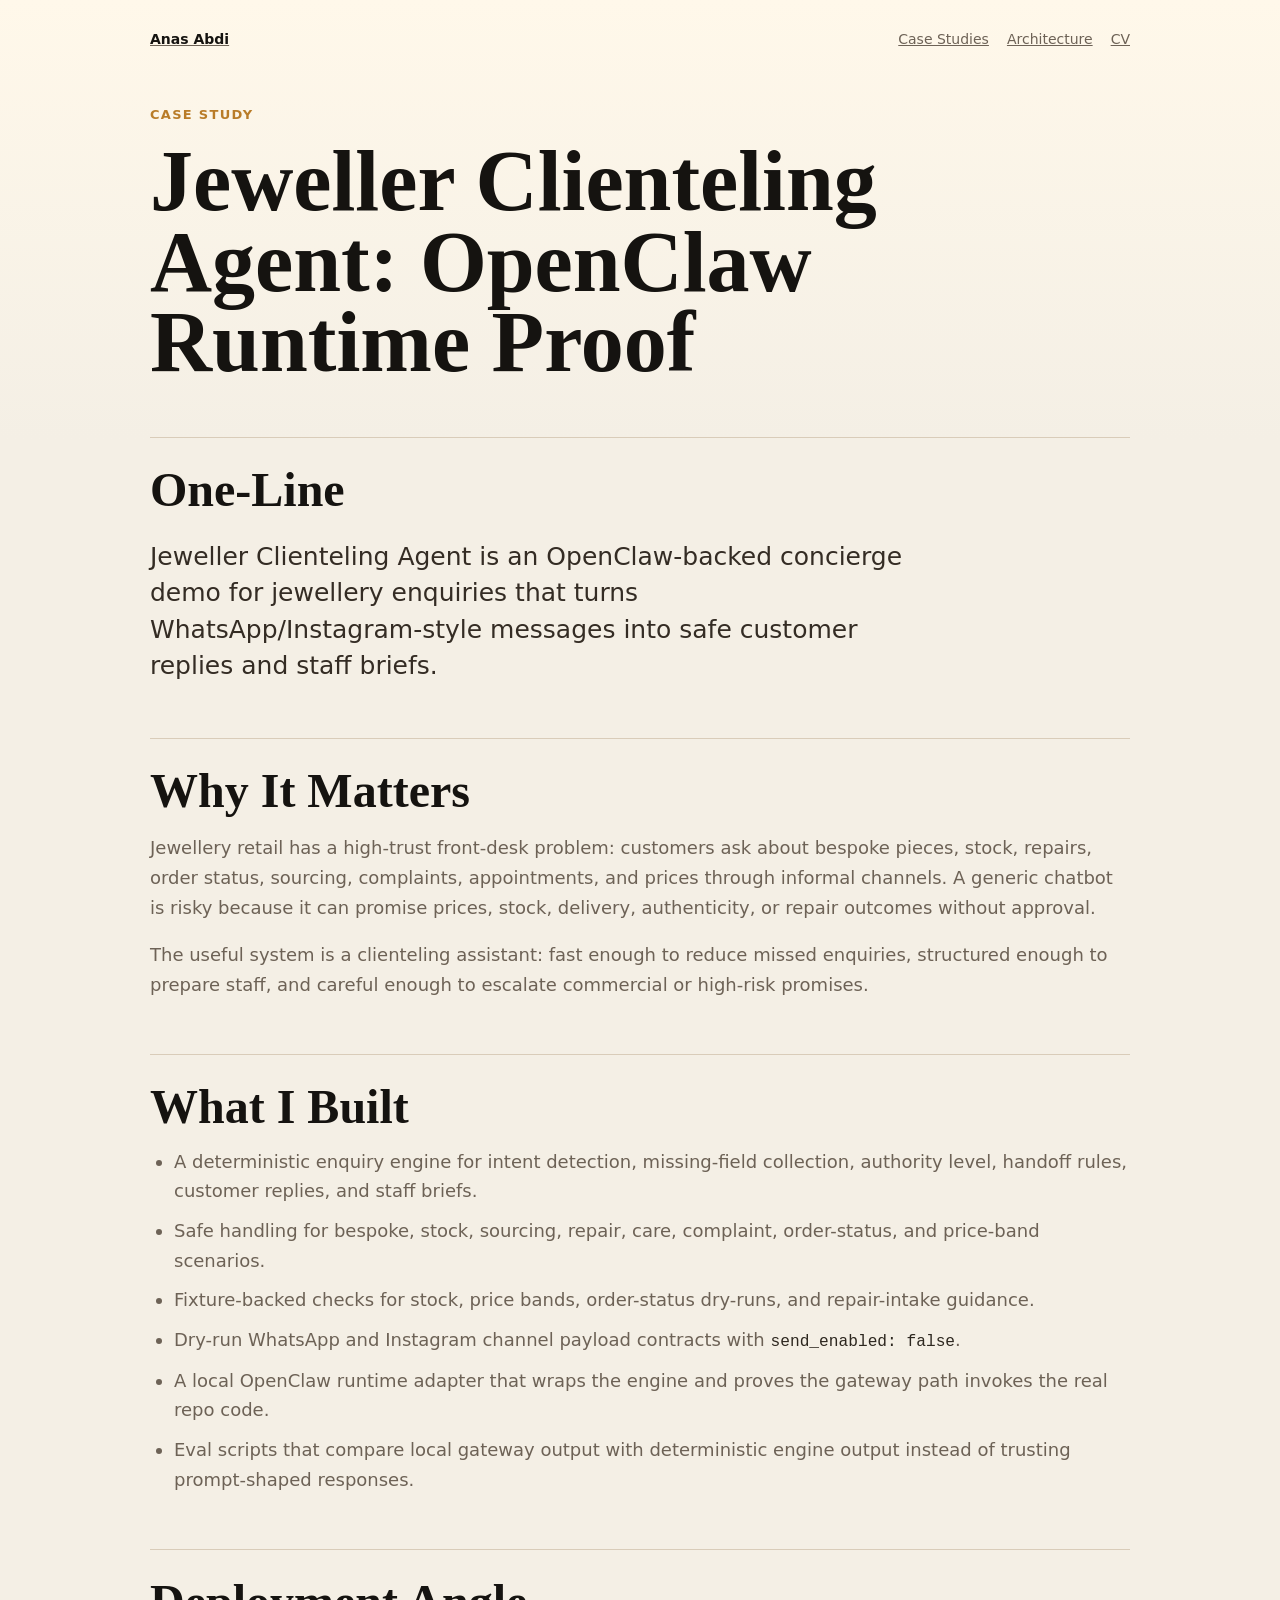
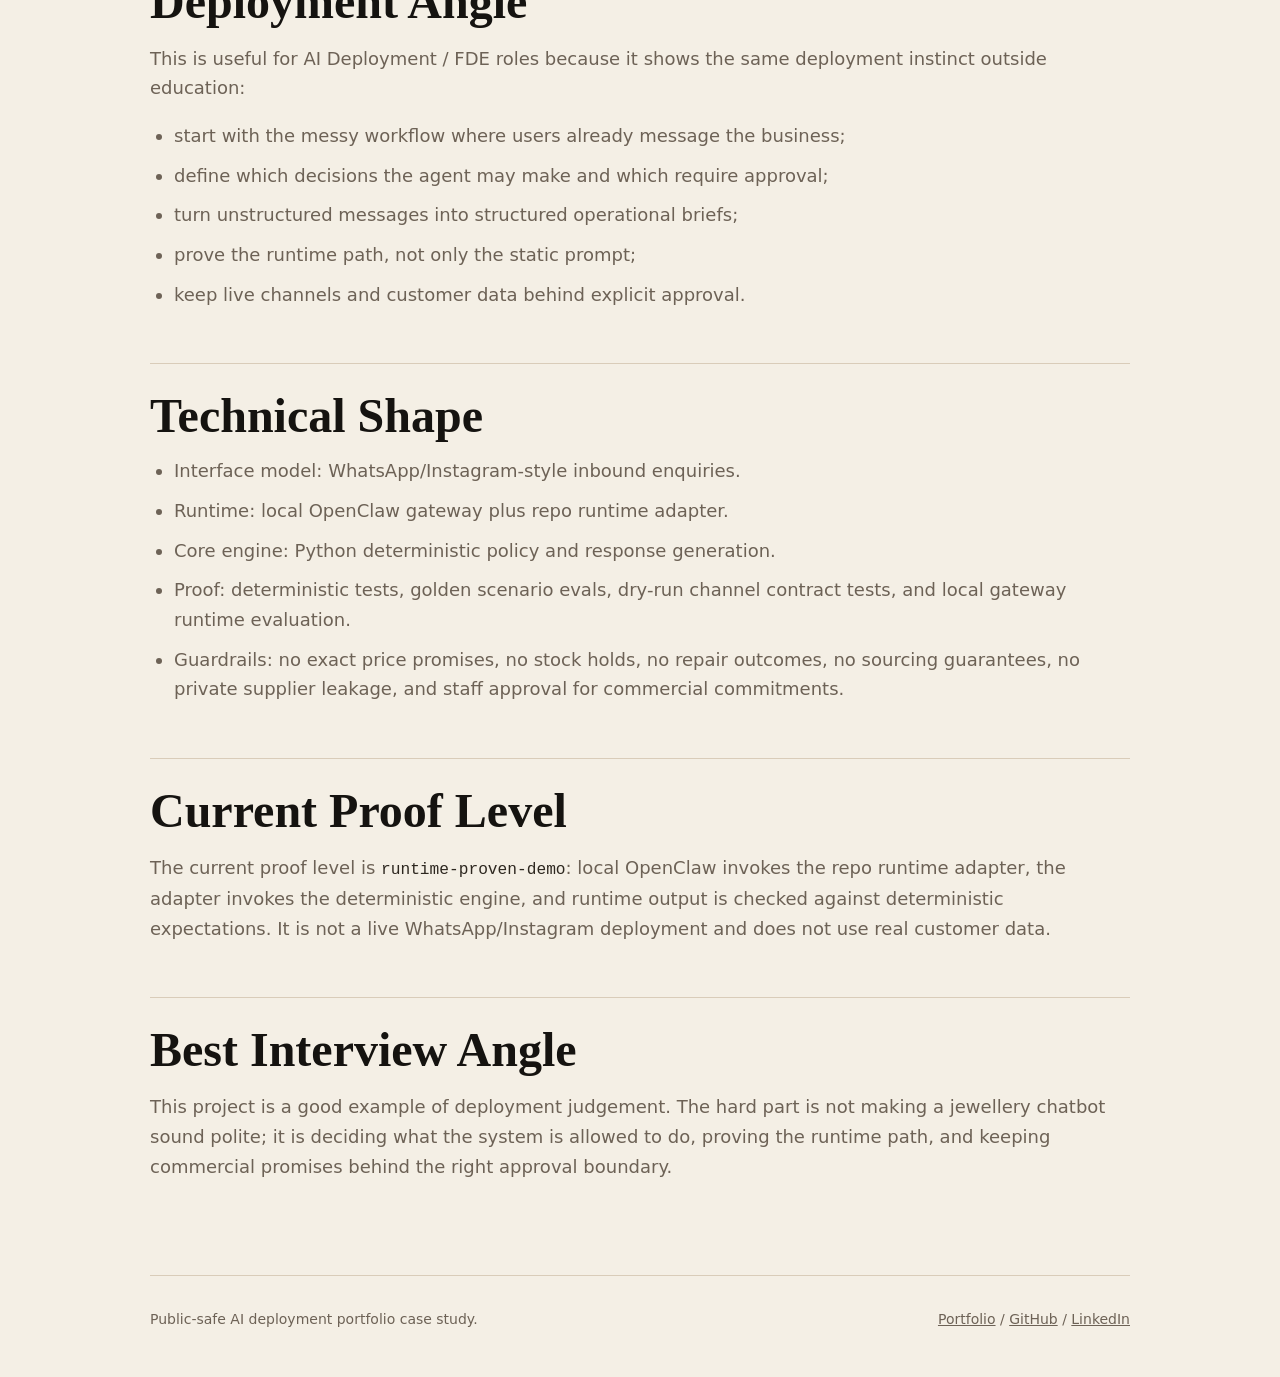
<file: case-studies/jeweller-clienteling-agent.html>
<!doctype html>
<html lang="en">
  <head>
    <meta charset="utf-8" />
    <meta name="viewport" content="width=device-width, initial-scale=1" />
    <title>jeweller-clienteling-agent - Anas Abdi</title>
    <link rel="stylesheet" href="../assets/case-study.css" />
  </head>
  <body>
    <nav class="case-nav" aria-label="Case study navigation">
      <a href="../index.html"><strong>Anas Abdi</strong></a>
      <div>
        <a href="../index.html#case-studies">Case Studies</a>
        <a href="../index.html#architecture">Architecture</a>
        <a href="../assets/cv-ai-deployment-fde.pdf">CV</a>
      </div>
    </nav>
    <main class="case-body">
<h1 id="jeweller-clienteling-agent-openclaw-runtime-proof">Jeweller
Clienteling Agent: OpenClaw Runtime Proof</h1>
<h2 id="one-line">One-Line</h2>
<p>Jeweller Clienteling Agent is an OpenClaw-backed concierge demo for
jewellery enquiries that turns WhatsApp/Instagram-style messages into
safe customer replies and staff briefs.</p>
<h2 id="why-it-matters">Why It Matters</h2>
<p>Jewellery retail has a high-trust front-desk problem: customers ask
about bespoke pieces, stock, repairs, order status, sourcing,
complaints, appointments, and prices through informal channels. A
generic chatbot is risky because it can promise prices, stock, delivery,
authenticity, or repair outcomes without approval.</p>
<p>The useful system is a clienteling assistant: fast enough to reduce
missed enquiries, structured enough to prepare staff, and careful enough
to escalate commercial or high-risk promises.</p>
<h2 id="what-i-built">What I Built</h2>
<ul>
<li>A deterministic enquiry engine for intent detection, missing-field
collection, authority level, handoff rules, customer replies, and staff
briefs.</li>
<li>Safe handling for bespoke, stock, sourcing, repair, care, complaint,
order-status, and price-band scenarios.</li>
<li>Fixture-backed checks for stock, price bands, order-status dry-runs,
and repair-intake guidance.</li>
<li>Dry-run WhatsApp and Instagram channel payload contracts with
<code>send_enabled: false</code>.</li>
<li>A local OpenClaw runtime adapter that wraps the engine and proves
the gateway path invokes the real repo code.</li>
<li>Eval scripts that compare local gateway output with deterministic
engine output instead of trusting prompt-shaped responses.</li>
</ul>
<h2 id="deployment-angle">Deployment Angle</h2>
<p>This is useful for AI Deployment / FDE roles because it shows the
same deployment instinct outside education:</p>
<ul>
<li>start with the messy workflow where users already message the
business;</li>
<li>define which decisions the agent may make and which require
approval;</li>
<li>turn unstructured messages into structured operational briefs;</li>
<li>prove the runtime path, not only the static prompt;</li>
<li>keep live channels and customer data behind explicit approval.</li>
</ul>
<h2 id="technical-shape">Technical Shape</h2>
<ul>
<li>Interface model: WhatsApp/Instagram-style inbound enquiries.</li>
<li>Runtime: local OpenClaw gateway plus repo runtime adapter.</li>
<li>Core engine: Python deterministic policy and response
generation.</li>
<li>Proof: deterministic tests, golden scenario evals, dry-run channel
contract tests, and local gateway runtime evaluation.</li>
<li>Guardrails: no exact price promises, no stock holds, no repair
outcomes, no sourcing guarantees, no private supplier leakage, and staff
approval for commercial commitments.</li>
</ul>
<h2 id="current-proof-level">Current Proof Level</h2>
<p>The current proof level is <code>runtime-proven-demo</code>: local
OpenClaw invokes the repo runtime adapter, the adapter invokes the
deterministic engine, and runtime output is checked against
deterministic expectations. It is not a live WhatsApp/Instagram
deployment and does not use real customer data.</p>
<h2 id="best-interview-angle">Best Interview Angle</h2>
<p>This project is a good example of deployment judgement. The hard part
is not making a jewellery chatbot sound polite; it is deciding what the
system is allowed to do, proving the runtime path, and keeping
commercial promises behind the right approval boundary.</p>
    </main>
    <footer class="case-footer">
      <span>Public-safe AI deployment portfolio case study.</span>
      <span><a href="../index.html">Portfolio</a> / <a href="https://github.com/AnasInno">GitHub</a> / <a href="https://www.linkedin.com/in/anas-abdi-80b950271/">LinkedIn</a></span>
    </footer>
  </body>
</html>
</file>
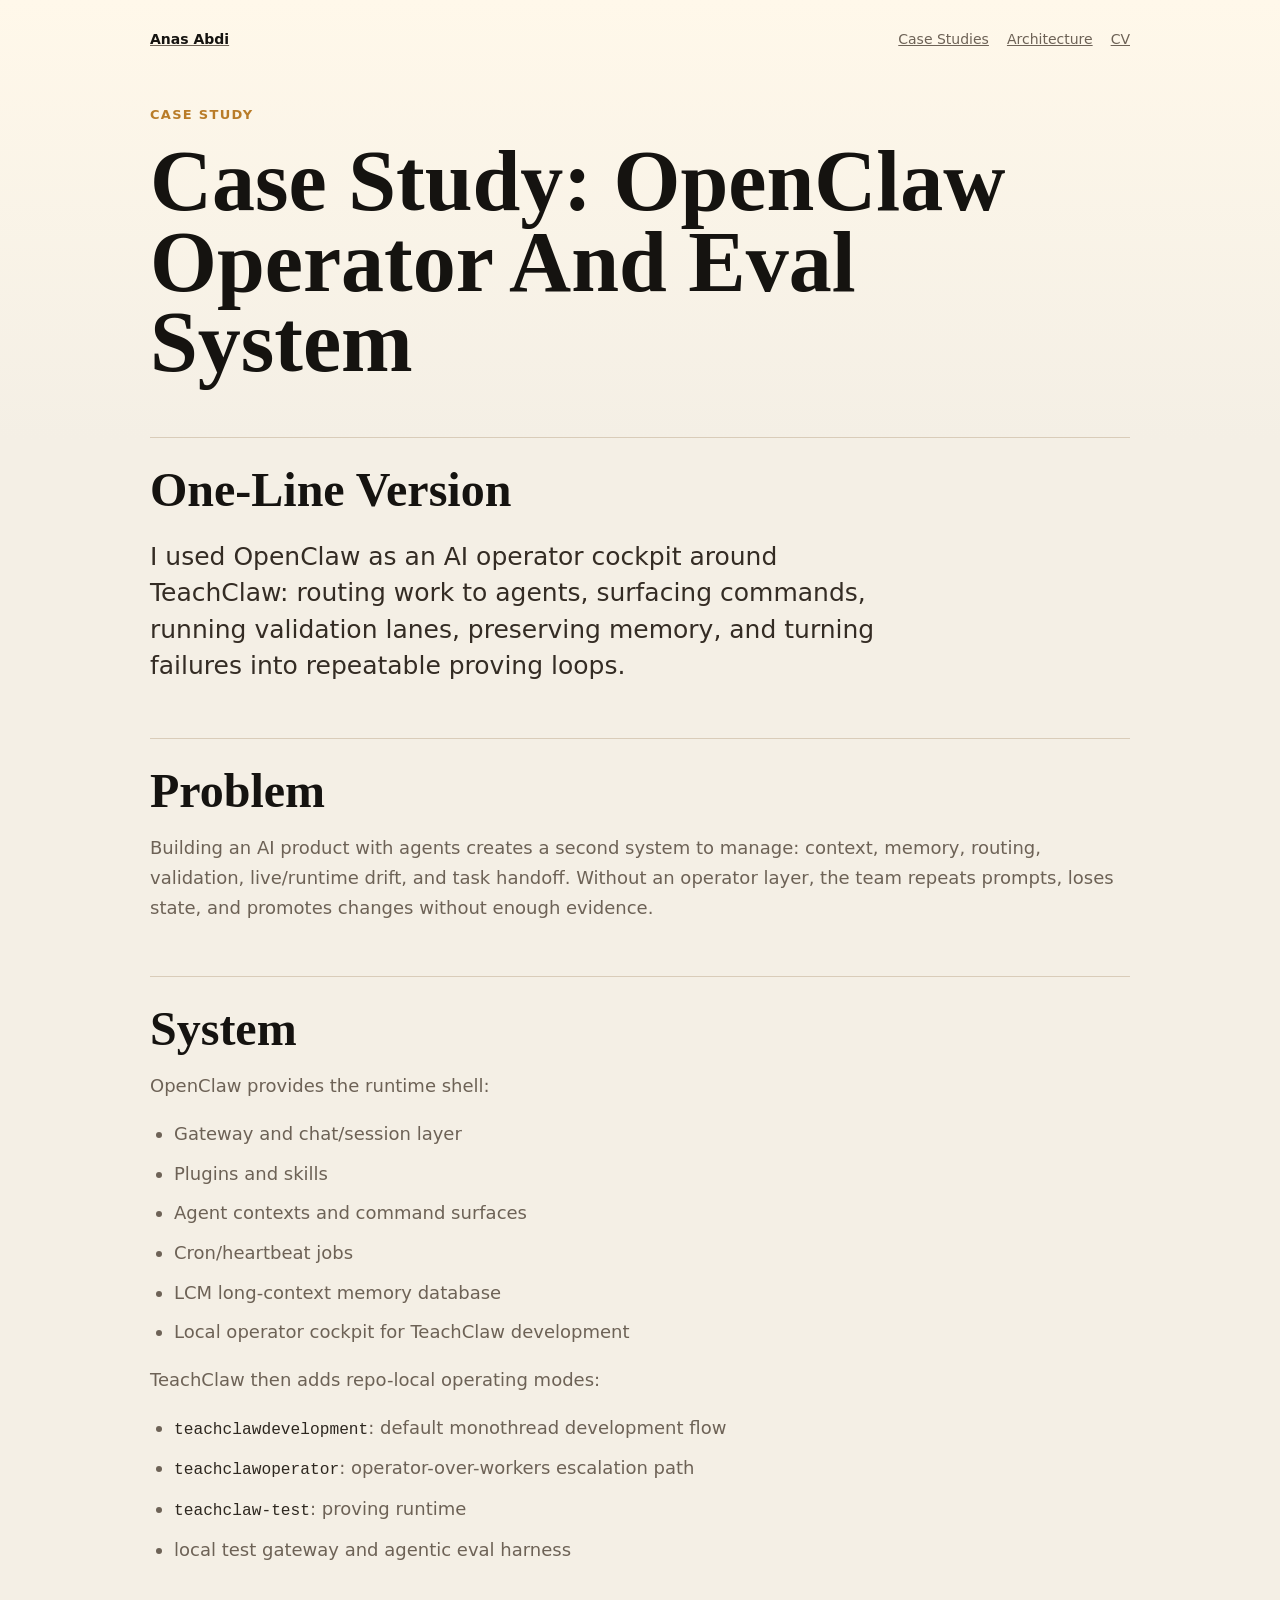
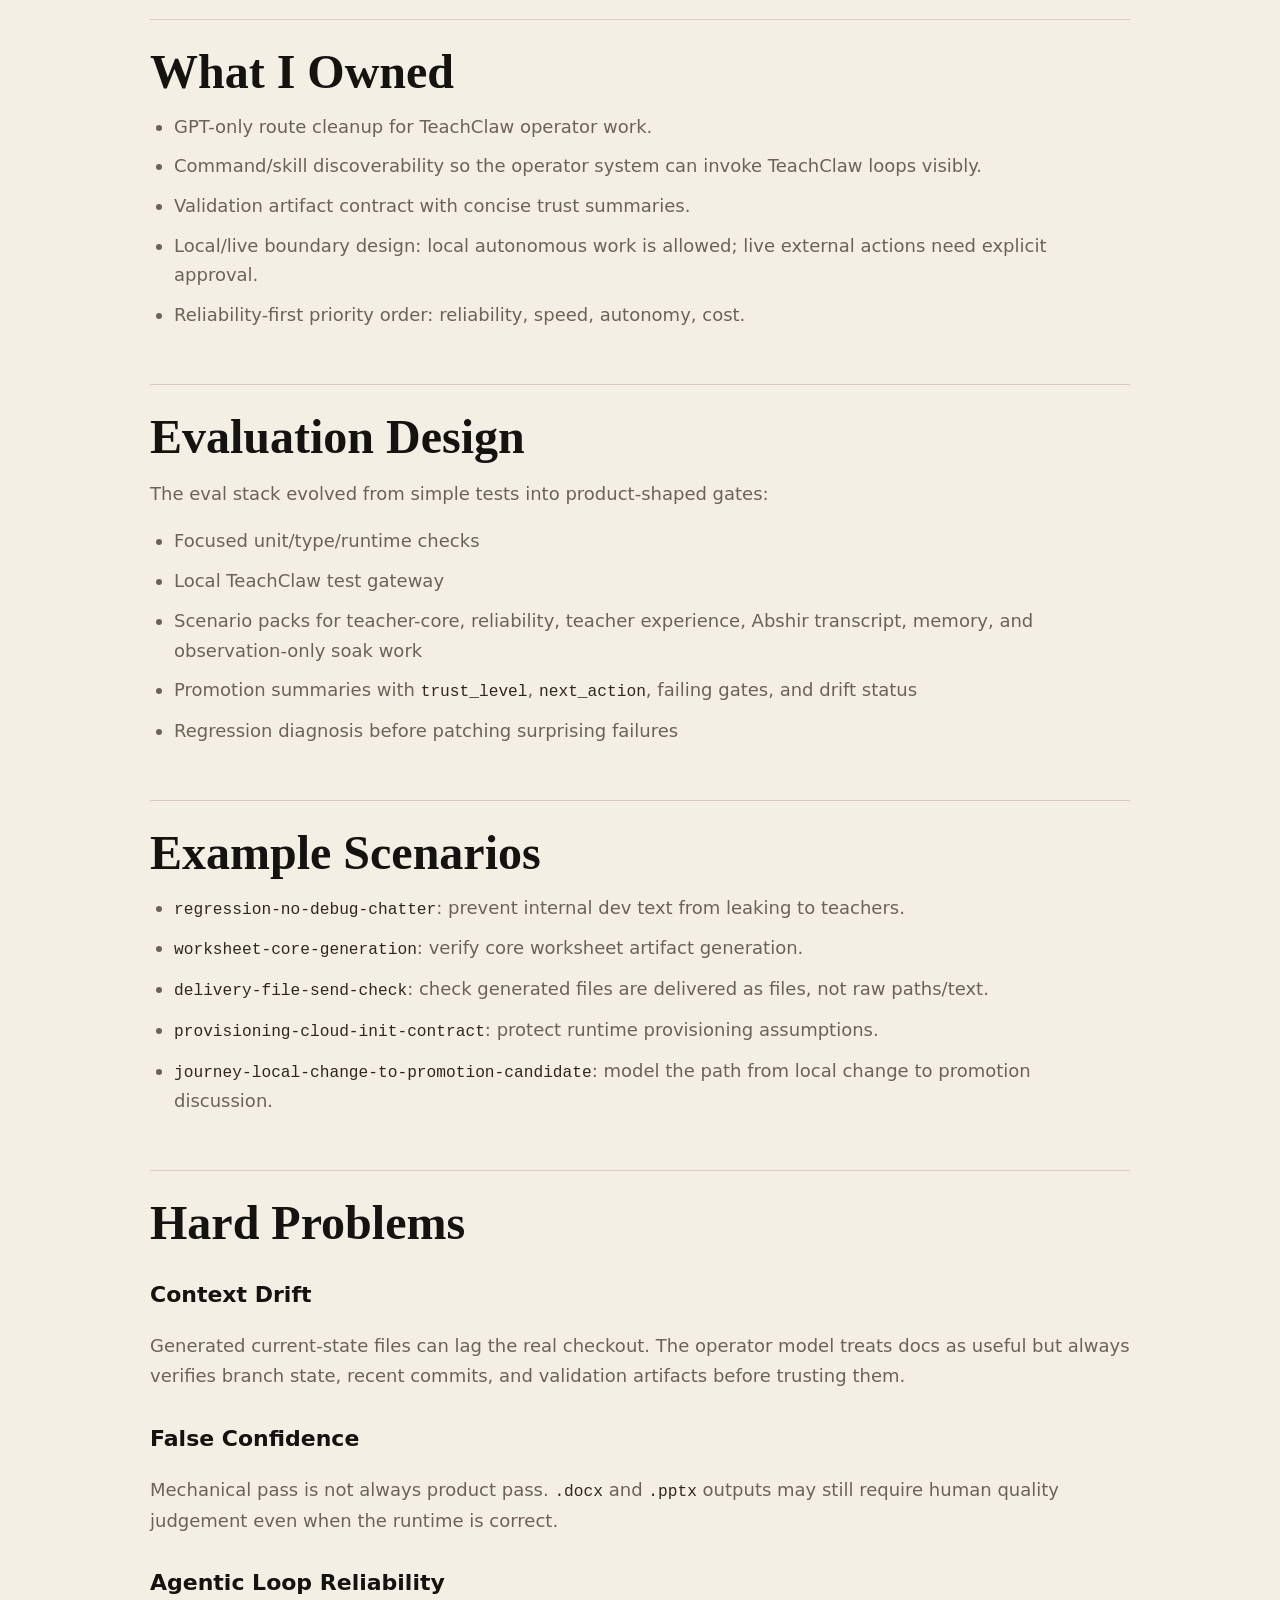
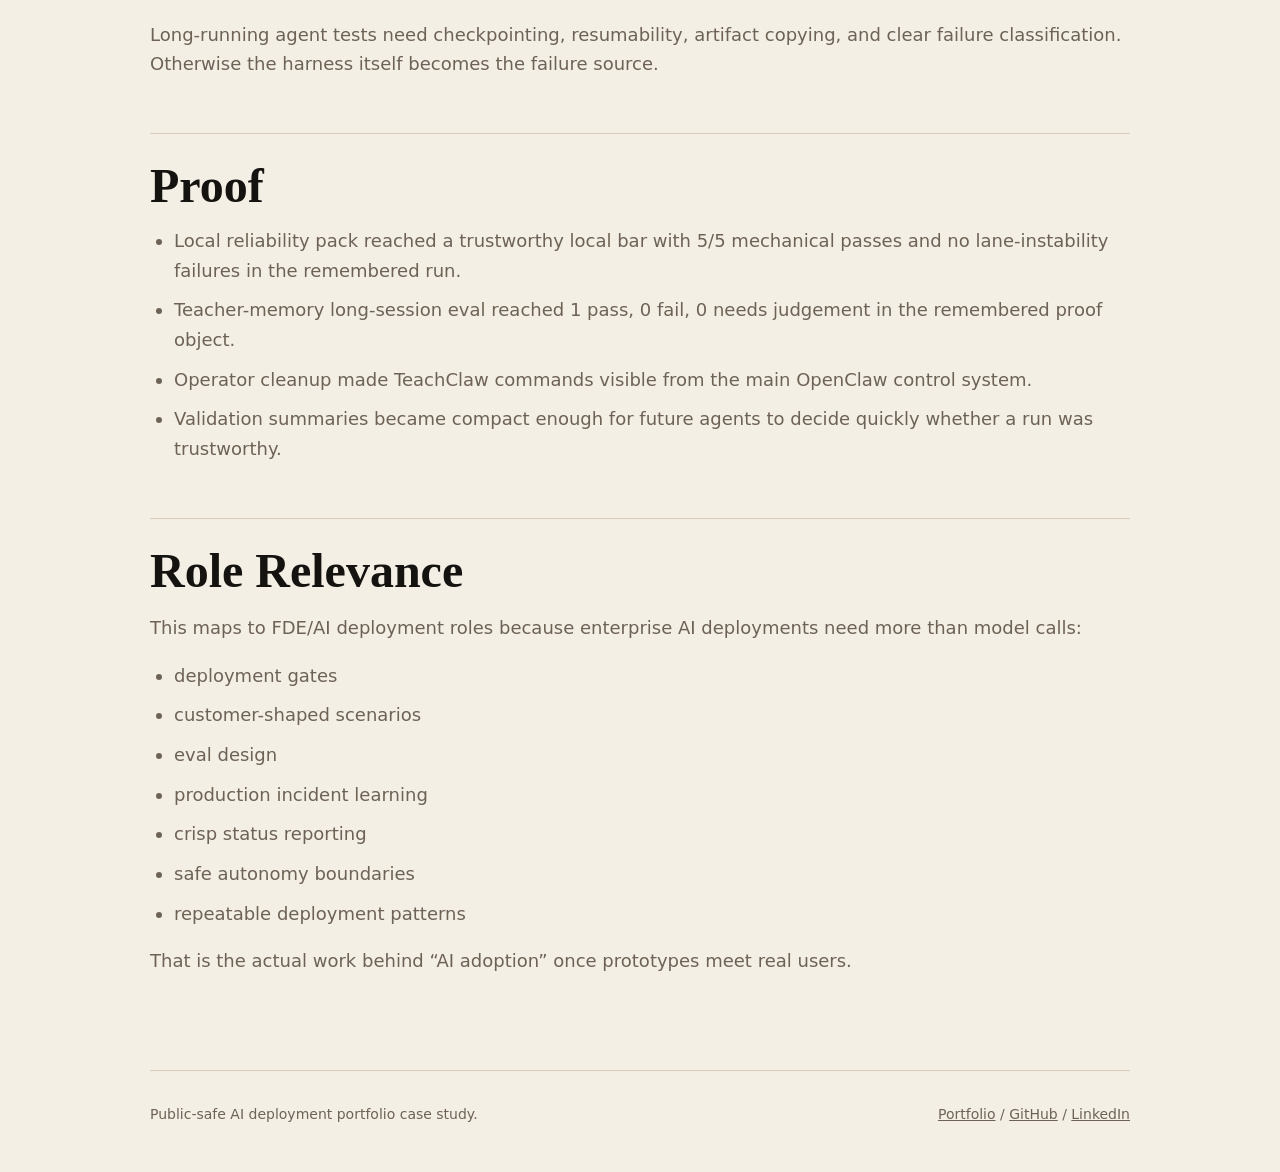
<file: case-studies/openclaw-operator-evals.html>
<!doctype html>
<html lang="en">
  <head>
    <meta charset="utf-8" />
    <meta name="viewport" content="width=device-width, initial-scale=1" />
    <title>openclaw-operator-evals - Anas Abdi</title>
    <link rel="stylesheet" href="../assets/case-study.css" />
  </head>
  <body>
    <nav class="case-nav" aria-label="Case study navigation">
      <a href="../index.html"><strong>Anas Abdi</strong></a>
      <div>
        <a href="../index.html#case-studies">Case Studies</a>
        <a href="../index.html#architecture">Architecture</a>
        <a href="../assets/cv-ai-deployment-fde.pdf">CV</a>
      </div>
    </nav>
    <main class="case-body">
<h1 id="case-study-openclaw-operator-and-eval-system">Case Study:
OpenClaw Operator And Eval System</h1>
<h2 id="one-line-version">One-Line Version</h2>
<p>I used OpenClaw as an AI operator cockpit around TeachClaw: routing
work to agents, surfacing commands, running validation lanes, preserving
memory, and turning failures into repeatable proving loops.</p>
<h2 id="problem">Problem</h2>
<p>Building an AI product with agents creates a second system to manage:
context, memory, routing, validation, live/runtime drift, and task
handoff. Without an operator layer, the team repeats prompts, loses
state, and promotes changes without enough evidence.</p>
<h2 id="system">System</h2>
<p>OpenClaw provides the runtime shell:</p>
<ul>
<li>Gateway and chat/session layer</li>
<li>Plugins and skills</li>
<li>Agent contexts and command surfaces</li>
<li>Cron/heartbeat jobs</li>
<li>LCM long-context memory database</li>
<li>Local operator cockpit for TeachClaw development</li>
</ul>
<p>TeachClaw then adds repo-local operating modes:</p>
<ul>
<li><code>teachclawdevelopment</code>: default monothread development
flow</li>
<li><code>teachclawoperator</code>: operator-over-workers escalation
path</li>
<li><code>teachclaw-test</code>: proving runtime</li>
<li>local test gateway and agentic eval harness</li>
</ul>
<h2 id="what-i-owned">What I Owned</h2>
<ul>
<li>GPT-only route cleanup for TeachClaw operator work.</li>
<li>Command/skill discoverability so the operator system can invoke
TeachClaw loops visibly.</li>
<li>Validation artifact contract with concise trust summaries.</li>
<li>Local/live boundary design: local autonomous work is allowed; live
external actions need explicit approval.</li>
<li>Reliability-first priority order: reliability, speed, autonomy,
cost.</li>
</ul>
<h2 id="evaluation-design">Evaluation Design</h2>
<p>The eval stack evolved from simple tests into product-shaped
gates:</p>
<ul>
<li>Focused unit/type/runtime checks</li>
<li>Local TeachClaw test gateway</li>
<li>Scenario packs for teacher-core, reliability, teacher experience,
Abshir transcript, memory, and observation-only soak work</li>
<li>Promotion summaries with <code>trust_level</code>,
<code>next_action</code>, failing gates, and drift status</li>
<li>Regression diagnosis before patching surprising failures</li>
</ul>
<h2 id="example-scenarios">Example Scenarios</h2>
<ul>
<li><code>regression-no-debug-chatter</code>: prevent internal dev text
from leaking to teachers.</li>
<li><code>worksheet-core-generation</code>: verify core worksheet
artifact generation.</li>
<li><code>delivery-file-send-check</code>: check generated files are
delivered as files, not raw paths/text.</li>
<li><code>provisioning-cloud-init-contract</code>: protect runtime
provisioning assumptions.</li>
<li><code>journey-local-change-to-promotion-candidate</code>: model the
path from local change to promotion discussion.</li>
</ul>
<h2 id="hard-problems">Hard Problems</h2>
<h3 id="context-drift">Context Drift</h3>
<p>Generated current-state files can lag the real checkout. The operator
model treats docs as useful but always verifies branch state, recent
commits, and validation artifacts before trusting them.</p>
<h3 id="false-confidence">False Confidence</h3>
<p>Mechanical pass is not always product pass. <code>.docx</code> and
<code>.pptx</code> outputs may still require human quality judgement
even when the runtime is correct.</p>
<h3 id="agentic-loop-reliability">Agentic Loop Reliability</h3>
<p>Long-running agent tests need checkpointing, resumability, artifact
copying, and clear failure classification. Otherwise the harness itself
becomes the failure source.</p>
<h2 id="proof">Proof</h2>
<ul>
<li>Local reliability pack reached a trustworthy local bar with 5/5
mechanical passes and no lane-instability failures in the remembered
run.</li>
<li>Teacher-memory long-session eval reached 1 pass, 0 fail, 0 needs
judgement in the remembered proof object.</li>
<li>Operator cleanup made TeachClaw commands visible from the main
OpenClaw control system.</li>
<li>Validation summaries became compact enough for future agents to
decide quickly whether a run was trustworthy.</li>
</ul>
<h2 id="role-relevance">Role Relevance</h2>
<p>This maps to FDE/AI deployment roles because enterprise AI
deployments need more than model calls:</p>
<ul>
<li>deployment gates</li>
<li>customer-shaped scenarios</li>
<li>eval design</li>
<li>production incident learning</li>
<li>crisp status reporting</li>
<li>safe autonomy boundaries</li>
<li>repeatable deployment patterns</li>
</ul>
<p>That is the actual work behind “AI adoption” once prototypes meet
real users.</p>
    </main>
    <footer class="case-footer">
      <span>Public-safe AI deployment portfolio case study.</span>
      <span><a href="../index.html">Portfolio</a> / <a href="https://github.com/AnasInno">GitHub</a> / <a href="https://www.linkedin.com/in/anas-abdi-80b950271/">LinkedIn</a></span>
    </footer>
  </body>
</html>
</file>
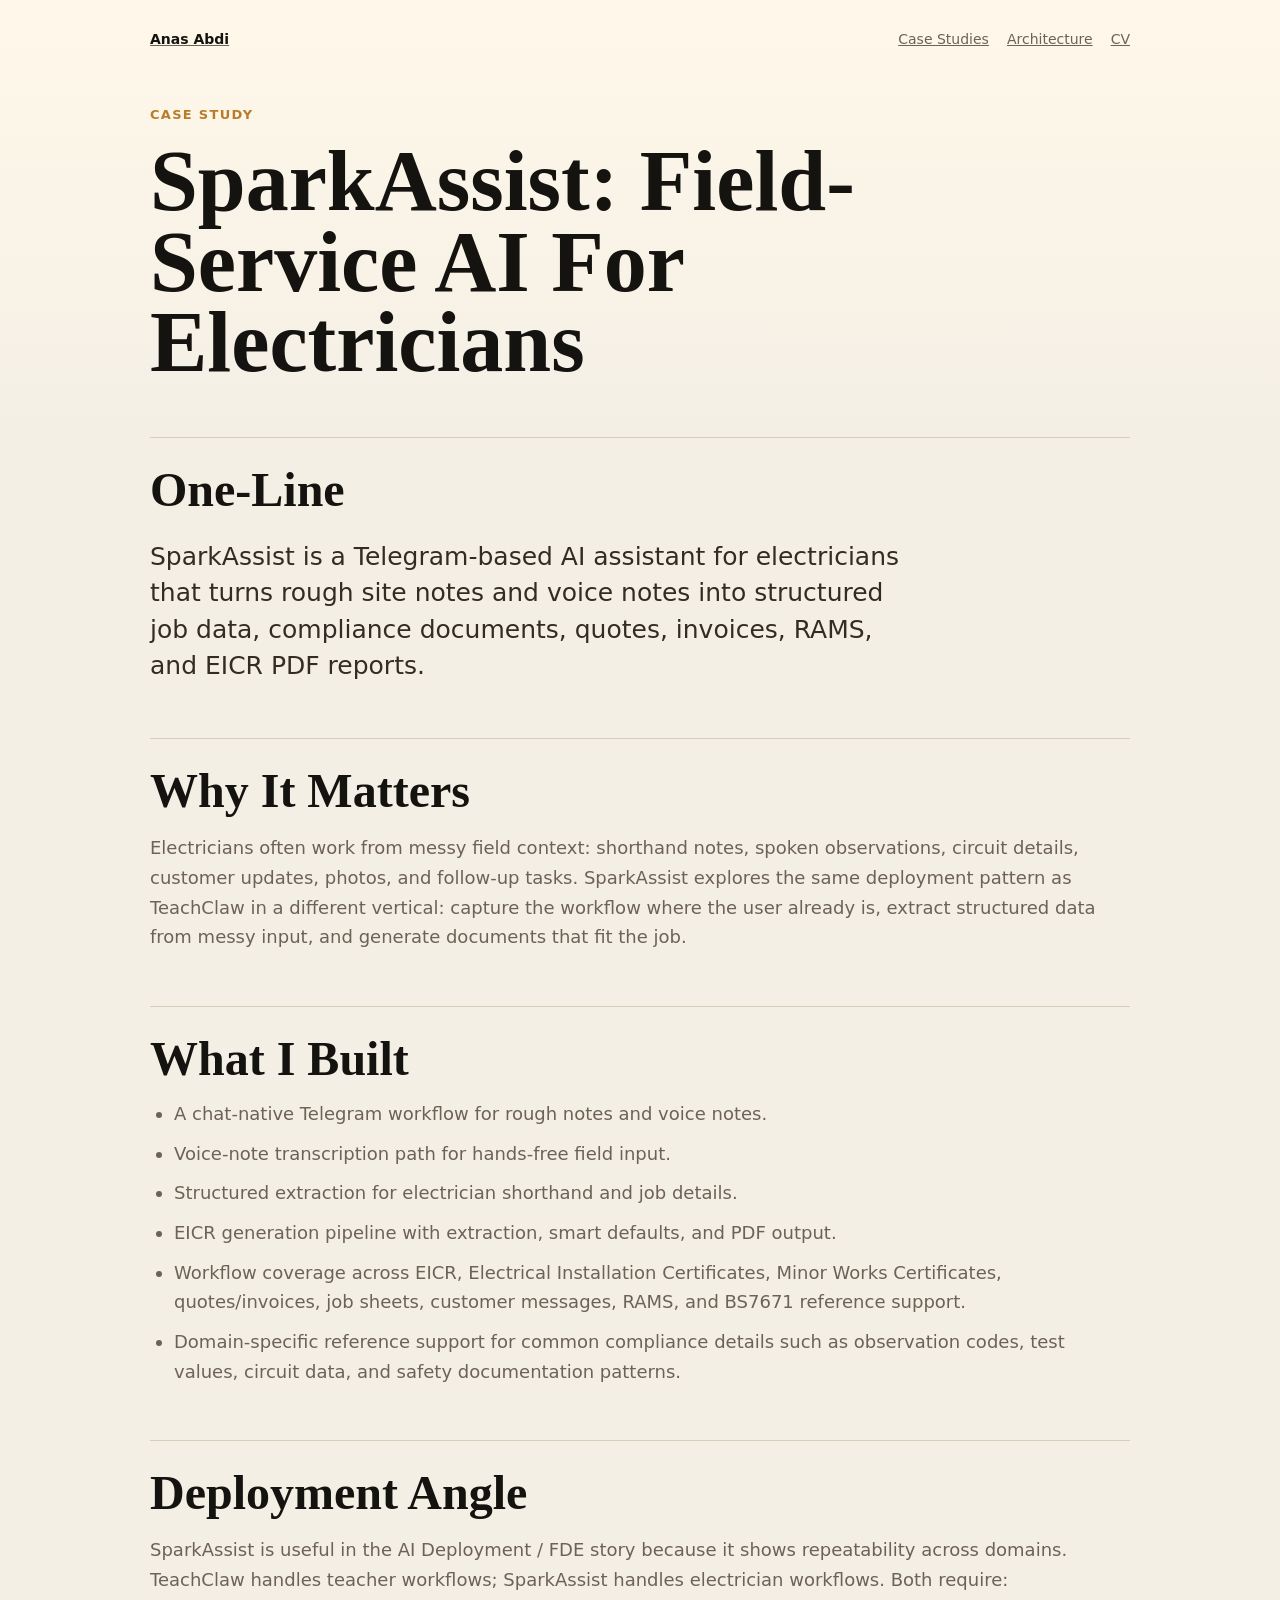
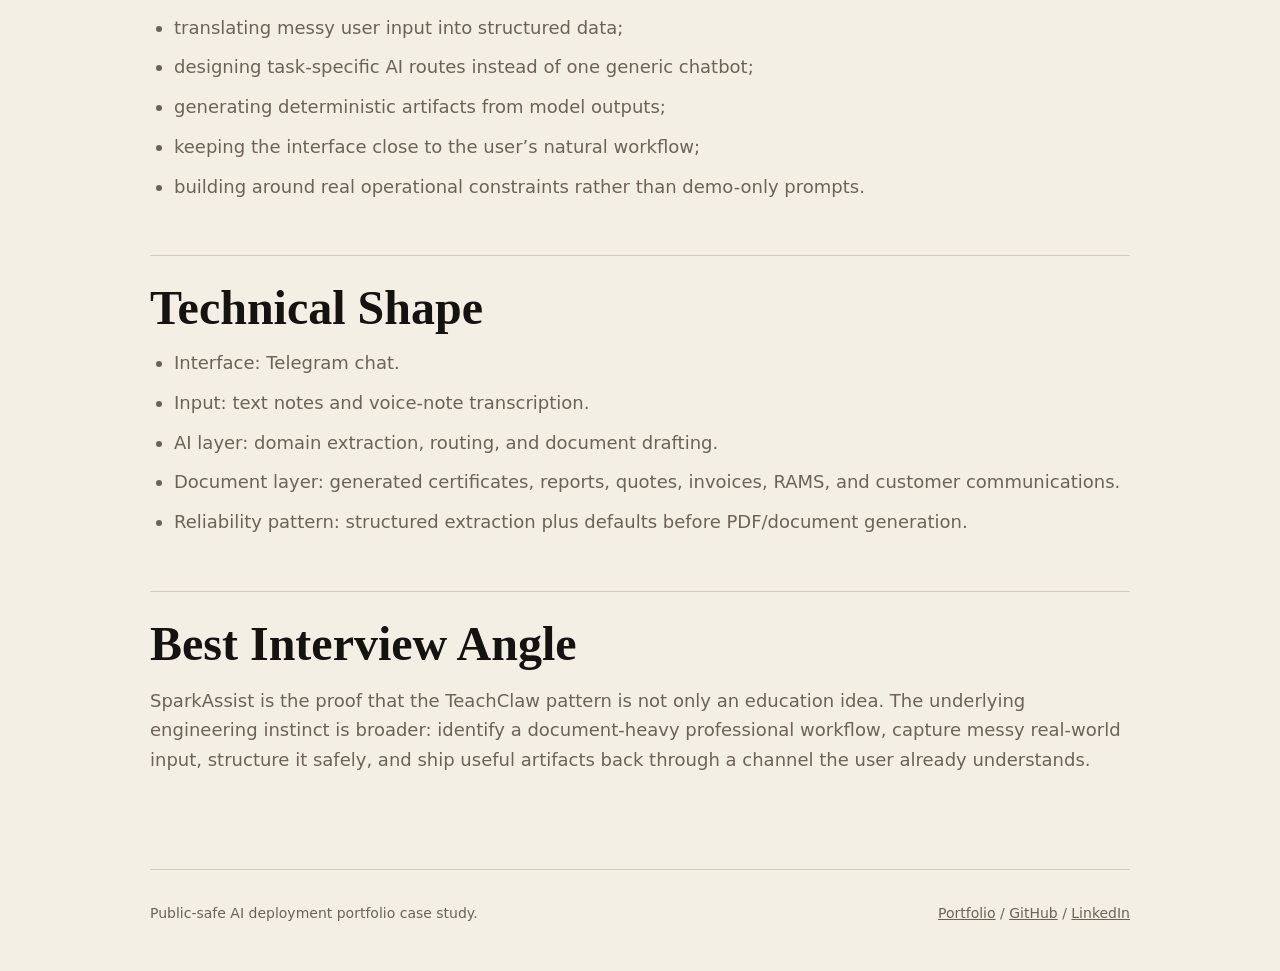
<file: case-studies/sparkassist-field-compliance.html>
<!doctype html>
<html lang="en">
  <head>
    <meta charset="utf-8" />
    <meta name="viewport" content="width=device-width, initial-scale=1" />
    <title>sparkassist-field-compliance - Anas Abdi</title>
    <link rel="stylesheet" href="../assets/case-study.css" />
  </head>
  <body>
    <nav class="case-nav" aria-label="Case study navigation">
      <a href="../index.html"><strong>Anas Abdi</strong></a>
      <div>
        <a href="../index.html#case-studies">Case Studies</a>
        <a href="../index.html#architecture">Architecture</a>
        <a href="../assets/cv-ai-deployment-fde.pdf">CV</a>
      </div>
    </nav>
    <main class="case-body">
<h1 id="sparkassist-field-service-ai-for-electricians">SparkAssist:
Field-Service AI For Electricians</h1>
<h2 id="one-line">One-Line</h2>
<p>SparkAssist is a Telegram-based AI assistant for electricians that
turns rough site notes and voice notes into structured job data,
compliance documents, quotes, invoices, RAMS, and EICR PDF reports.</p>
<h2 id="why-it-matters">Why It Matters</h2>
<p>Electricians often work from messy field context: shorthand notes,
spoken observations, circuit details, customer updates, photos, and
follow-up tasks. SparkAssist explores the same deployment pattern as
TeachClaw in a different vertical: capture the workflow where the user
already is, extract structured data from messy input, and generate
documents that fit the job.</p>
<h2 id="what-i-built">What I Built</h2>
<ul>
<li>A chat-native Telegram workflow for rough notes and voice
notes.</li>
<li>Voice-note transcription path for hands-free field input.</li>
<li>Structured extraction for electrician shorthand and job
details.</li>
<li>EICR generation pipeline with extraction, smart defaults, and PDF
output.</li>
<li>Workflow coverage across EICR, Electrical Installation Certificates,
Minor Works Certificates, quotes/invoices, job sheets, customer
messages, RAMS, and BS7671 reference support.</li>
<li>Domain-specific reference support for common compliance details such
as observation codes, test values, circuit data, and safety
documentation patterns.</li>
</ul>
<h2 id="deployment-angle">Deployment Angle</h2>
<p>SparkAssist is useful in the AI Deployment / FDE story because it
shows repeatability across domains. TeachClaw handles teacher workflows;
SparkAssist handles electrician workflows. Both require:</p>
<ul>
<li>translating messy user input into structured data;</li>
<li>designing task-specific AI routes instead of one generic
chatbot;</li>
<li>generating deterministic artifacts from model outputs;</li>
<li>keeping the interface close to the user’s natural workflow;</li>
<li>building around real operational constraints rather than demo-only
prompts.</li>
</ul>
<h2 id="technical-shape">Technical Shape</h2>
<ul>
<li>Interface: Telegram chat.</li>
<li>Input: text notes and voice-note transcription.</li>
<li>AI layer: domain extraction, routing, and document drafting.</li>
<li>Document layer: generated certificates, reports, quotes, invoices,
RAMS, and customer communications.</li>
<li>Reliability pattern: structured extraction plus defaults before
PDF/document generation.</li>
</ul>
<h2 id="best-interview-angle">Best Interview Angle</h2>
<p>SparkAssist is the proof that the TeachClaw pattern is not only an
education idea. The underlying engineering instinct is broader: identify
a document-heavy professional workflow, capture messy real-world input,
structure it safely, and ship useful artifacts back through a channel
the user already understands.</p>
    </main>
    <footer class="case-footer">
      <span>Public-safe AI deployment portfolio case study.</span>
      <span><a href="../index.html">Portfolio</a> / <a href="https://github.com/AnasInno">GitHub</a> / <a href="https://www.linkedin.com/in/anas-abdi-80b950271/">LinkedIn</a></span>
    </footer>
  </body>
</html>
</file>
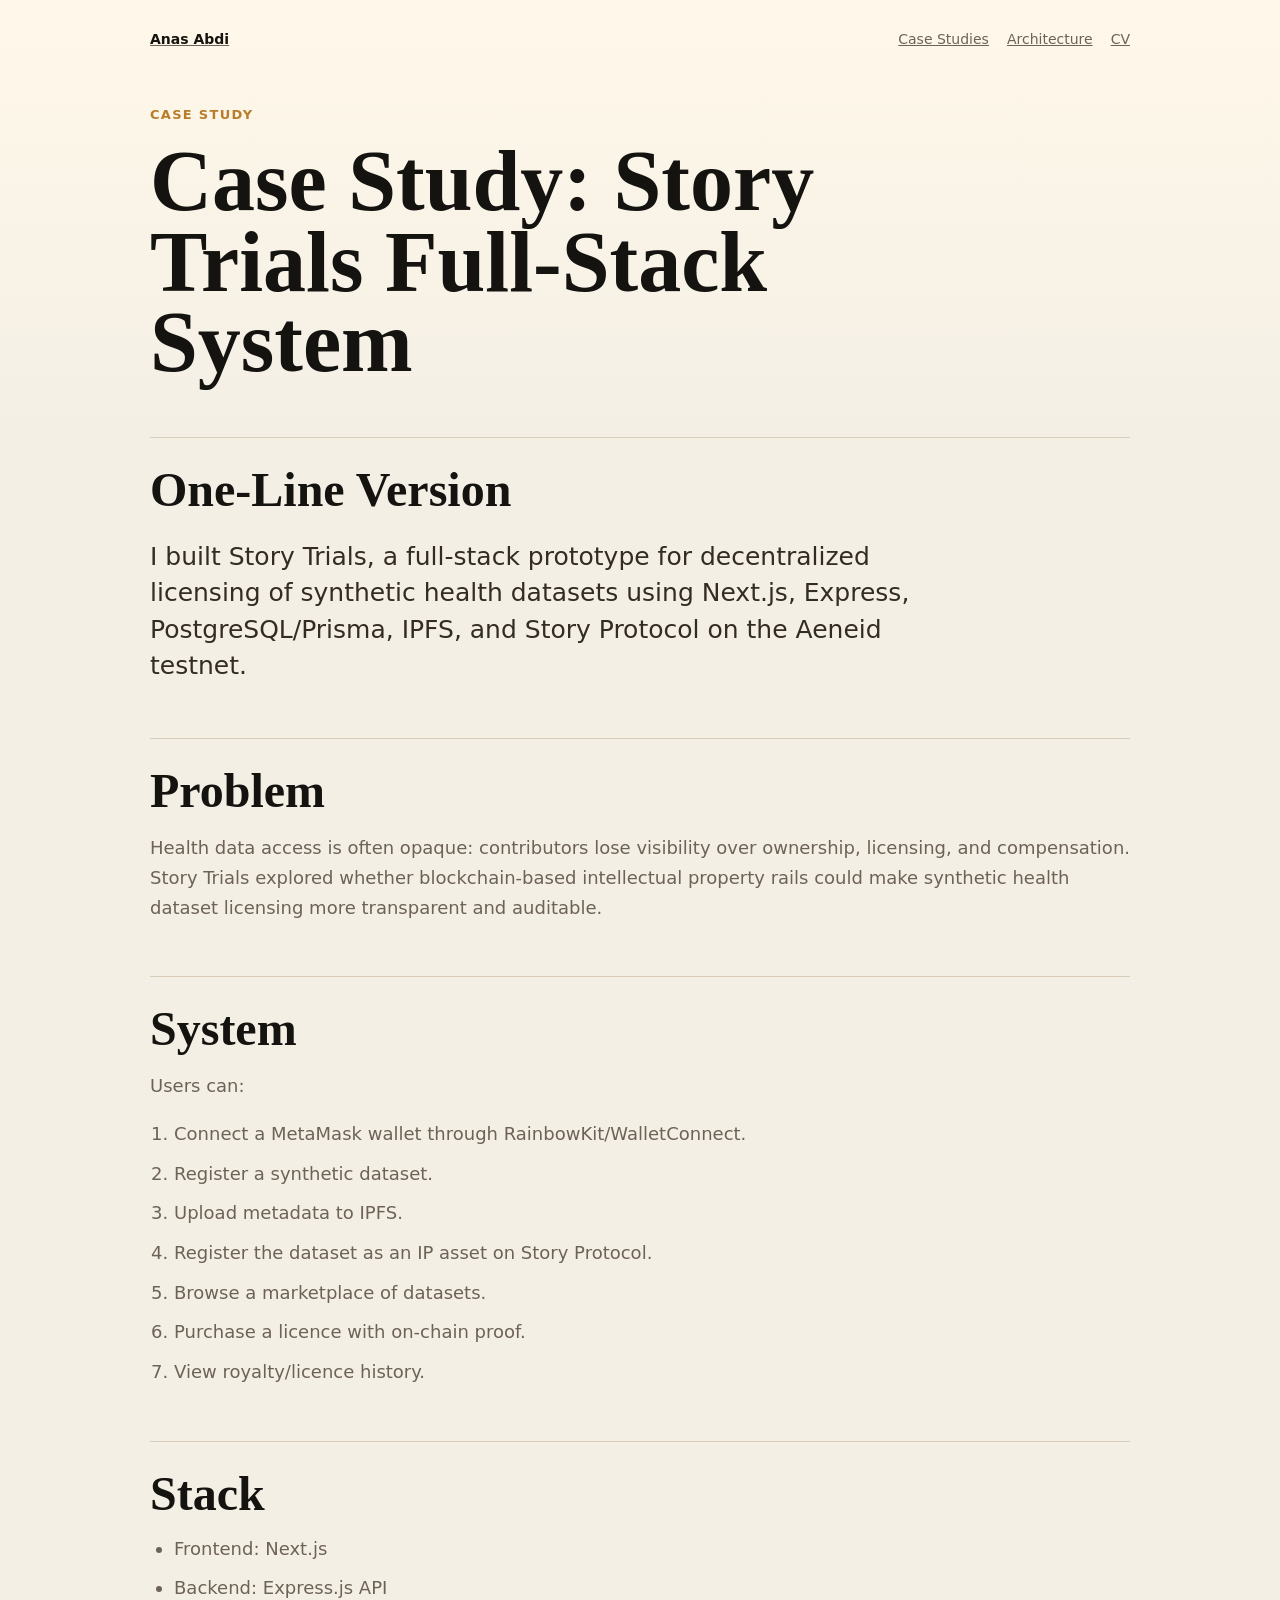
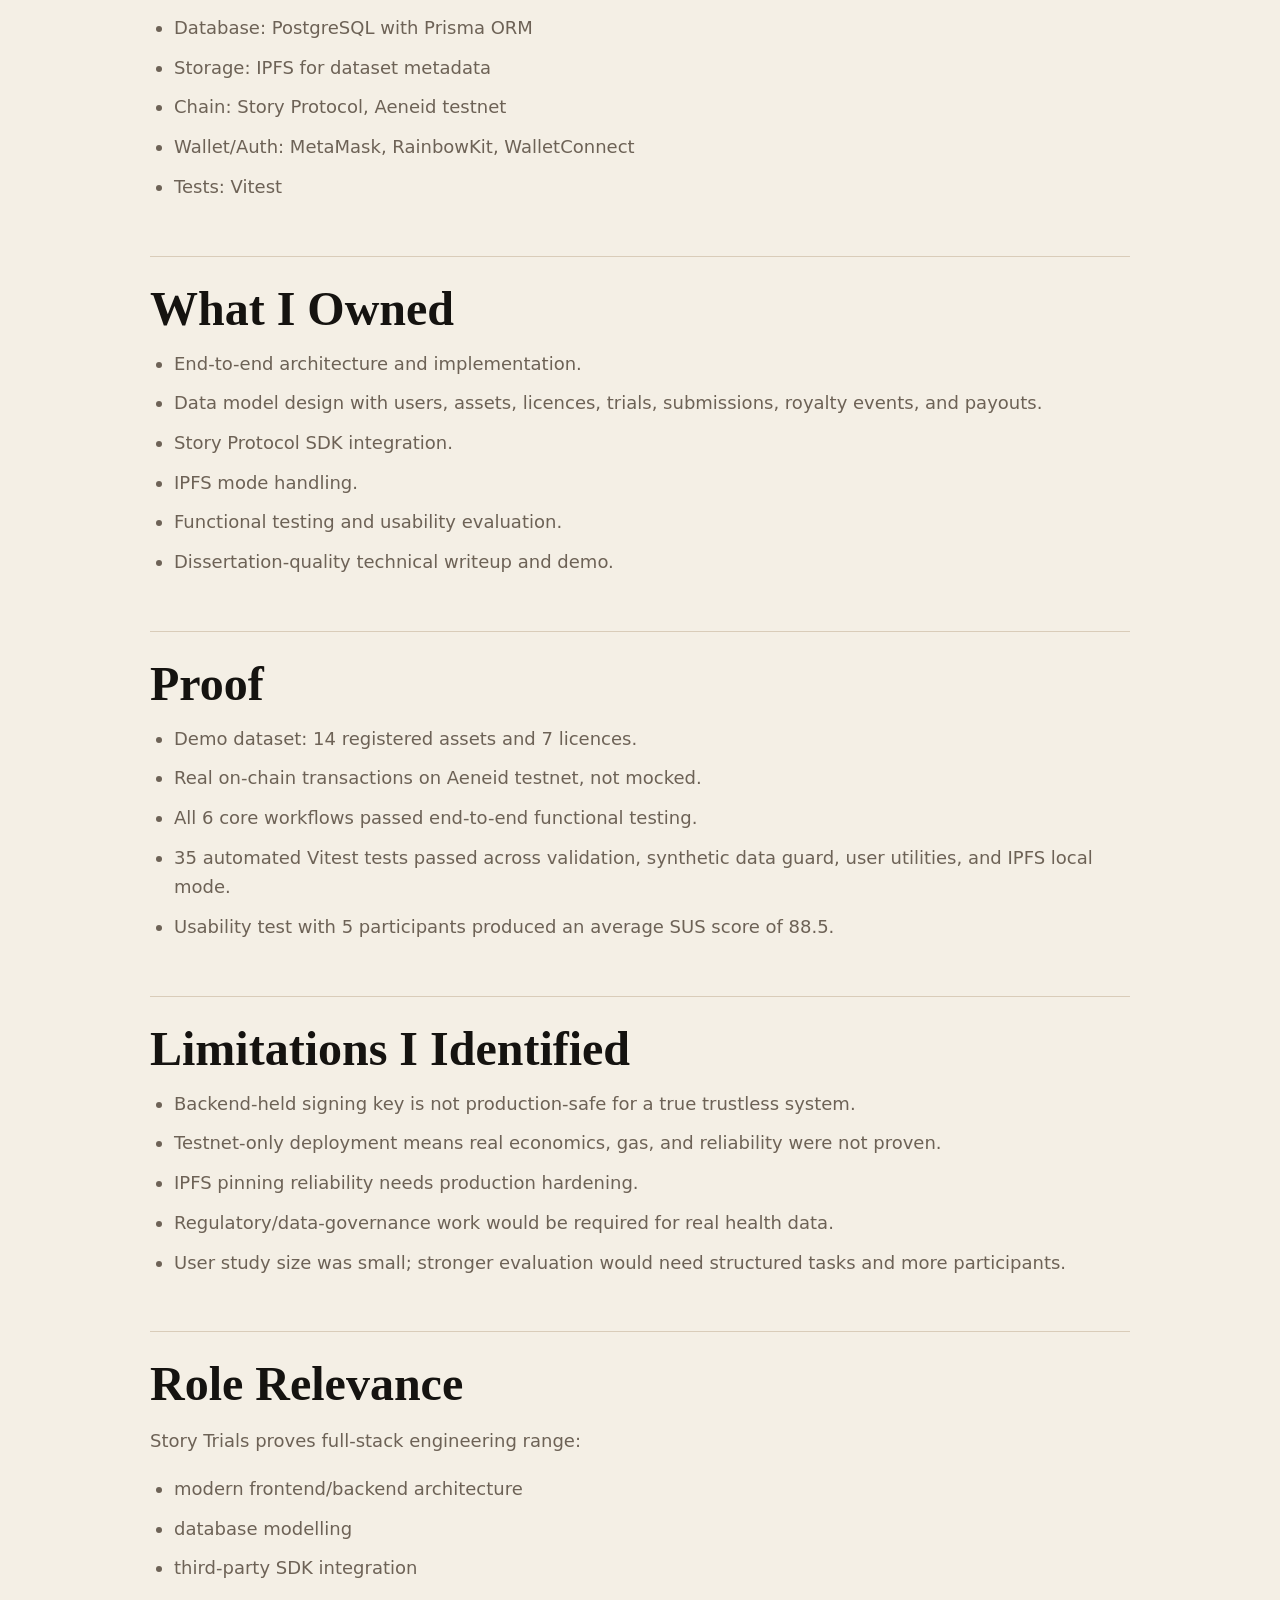
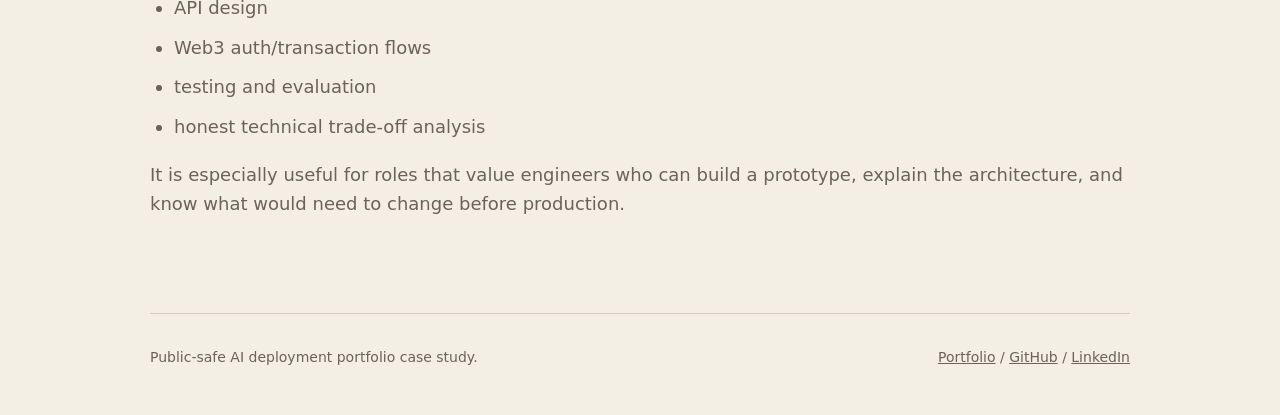
<file: case-studies/story-trials-full-stack.html>
<!doctype html>
<html lang="en">
  <head>
    <meta charset="utf-8" />
    <meta name="viewport" content="width=device-width, initial-scale=1" />
    <title>story-trials-full-stack - Anas Abdi</title>
    <link rel="stylesheet" href="../assets/case-study.css" />
  </head>
  <body>
    <nav class="case-nav" aria-label="Case study navigation">
      <a href="../index.html"><strong>Anas Abdi</strong></a>
      <div>
        <a href="../index.html#case-studies">Case Studies</a>
        <a href="../index.html#architecture">Architecture</a>
        <a href="../assets/cv-ai-deployment-fde.pdf">CV</a>
      </div>
    </nav>
    <main class="case-body">
<h1 id="case-study-story-trials-full-stack-system">Case Study: Story
Trials Full-Stack System</h1>
<h2 id="one-line-version">One-Line Version</h2>
<p>I built Story Trials, a full-stack prototype for decentralized
licensing of synthetic health datasets using Next.js, Express,
PostgreSQL/Prisma, IPFS, and Story Protocol on the Aeneid testnet.</p>
<h2 id="problem">Problem</h2>
<p>Health data access is often opaque: contributors lose visibility over
ownership, licensing, and compensation. Story Trials explored whether
blockchain-based intellectual property rails could make synthetic health
dataset licensing more transparent and auditable.</p>
<h2 id="system">System</h2>
<p>Users can:</p>
<ol type="1">
<li>Connect a MetaMask wallet through RainbowKit/WalletConnect.</li>
<li>Register a synthetic dataset.</li>
<li>Upload metadata to IPFS.</li>
<li>Register the dataset as an IP asset on Story Protocol.</li>
<li>Browse a marketplace of datasets.</li>
<li>Purchase a licence with on-chain proof.</li>
<li>View royalty/licence history.</li>
</ol>
<h2 id="stack">Stack</h2>
<ul>
<li>Frontend: Next.js</li>
<li>Backend: Express.js API</li>
<li>Database: PostgreSQL with Prisma ORM</li>
<li>Storage: IPFS for dataset metadata</li>
<li>Chain: Story Protocol, Aeneid testnet</li>
<li>Wallet/Auth: MetaMask, RainbowKit, WalletConnect</li>
<li>Tests: Vitest</li>
</ul>
<h2 id="what-i-owned">What I Owned</h2>
<ul>
<li>End-to-end architecture and implementation.</li>
<li>Data model design with users, assets, licences, trials, submissions,
royalty events, and payouts.</li>
<li>Story Protocol SDK integration.</li>
<li>IPFS mode handling.</li>
<li>Functional testing and usability evaluation.</li>
<li>Dissertation-quality technical writeup and demo.</li>
</ul>
<h2 id="proof">Proof</h2>
<ul>
<li>Demo dataset: 14 registered assets and 7 licences.</li>
<li>Real on-chain transactions on Aeneid testnet, not mocked.</li>
<li>All 6 core workflows passed end-to-end functional testing.</li>
<li>35 automated Vitest tests passed across validation, synthetic data
guard, user utilities, and IPFS local mode.</li>
<li>Usability test with 5 participants produced an average SUS score of
88.5.</li>
</ul>
<h2 id="limitations-i-identified">Limitations I Identified</h2>
<ul>
<li>Backend-held signing key is not production-safe for a true trustless
system.</li>
<li>Testnet-only deployment means real economics, gas, and reliability
were not proven.</li>
<li>IPFS pinning reliability needs production hardening.</li>
<li>Regulatory/data-governance work would be required for real health
data.</li>
<li>User study size was small; stronger evaluation would need structured
tasks and more participants.</li>
</ul>
<h2 id="role-relevance">Role Relevance</h2>
<p>Story Trials proves full-stack engineering range:</p>
<ul>
<li>modern frontend/backend architecture</li>
<li>database modelling</li>
<li>third-party SDK integration</li>
<li>API design</li>
<li>Web3 auth/transaction flows</li>
<li>testing and evaluation</li>
<li>honest technical trade-off analysis</li>
</ul>
<p>It is especially useful for roles that value engineers who can build
a prototype, explain the architecture, and know what would need to
change before production.</p>
    </main>
    <footer class="case-footer">
      <span>Public-safe AI deployment portfolio case study.</span>
      <span><a href="../index.html">Portfolio</a> / <a href="https://github.com/AnasInno">GitHub</a> / <a href="https://www.linkedin.com/in/anas-abdi-80b950271/">LinkedIn</a></span>
    </footer>
  </body>
</html>
</file>
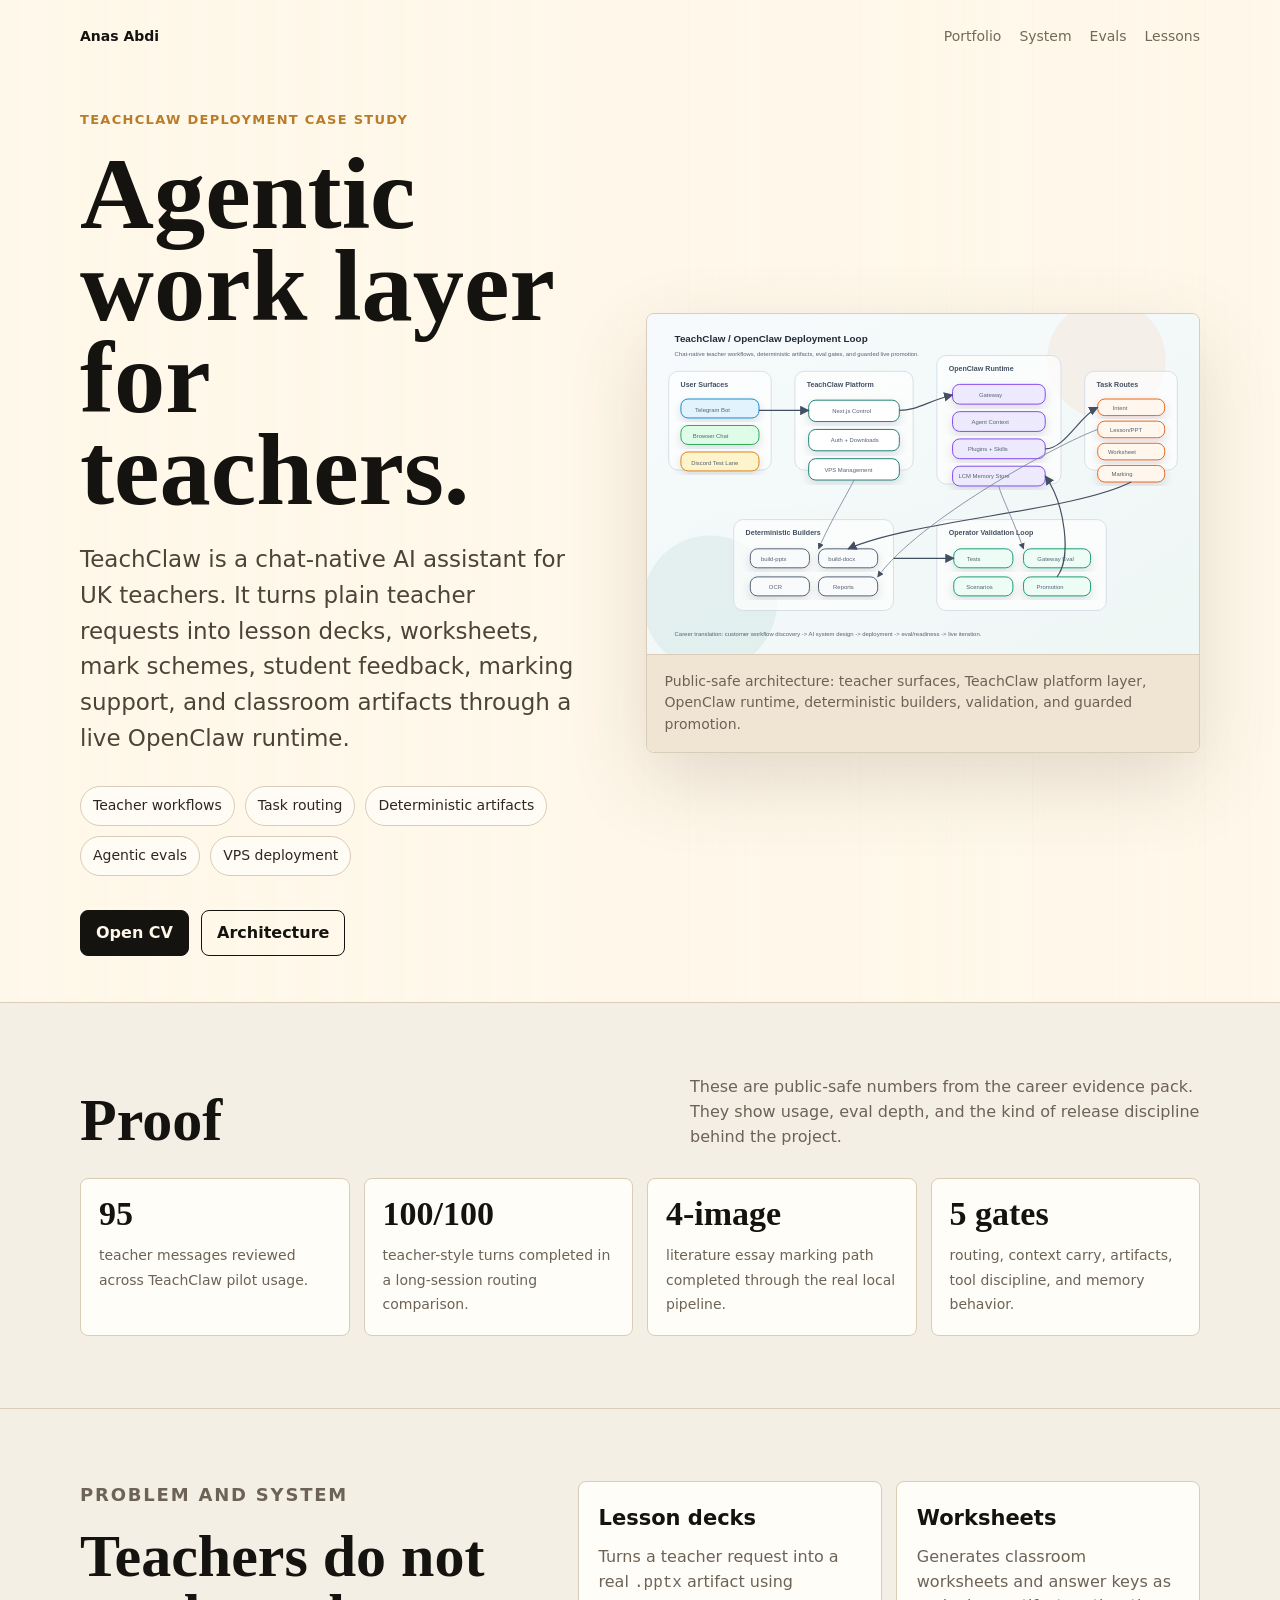
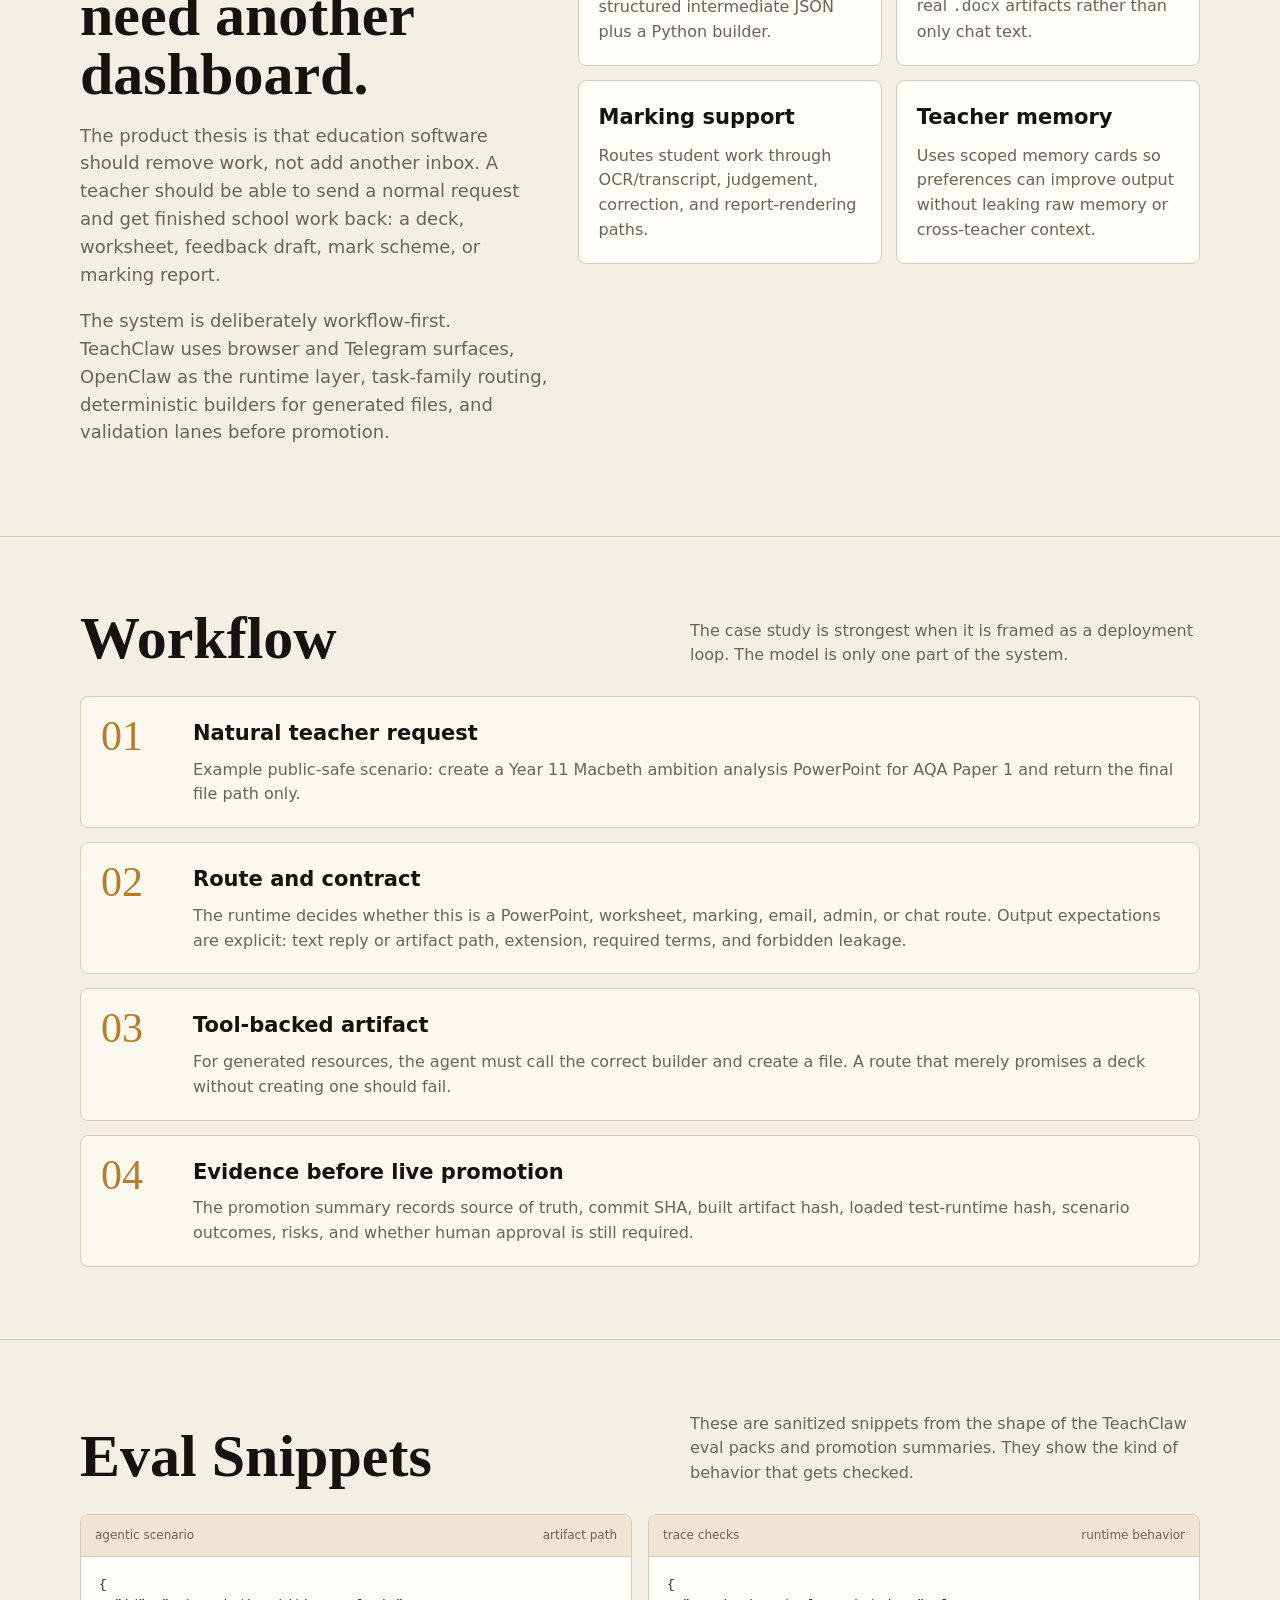
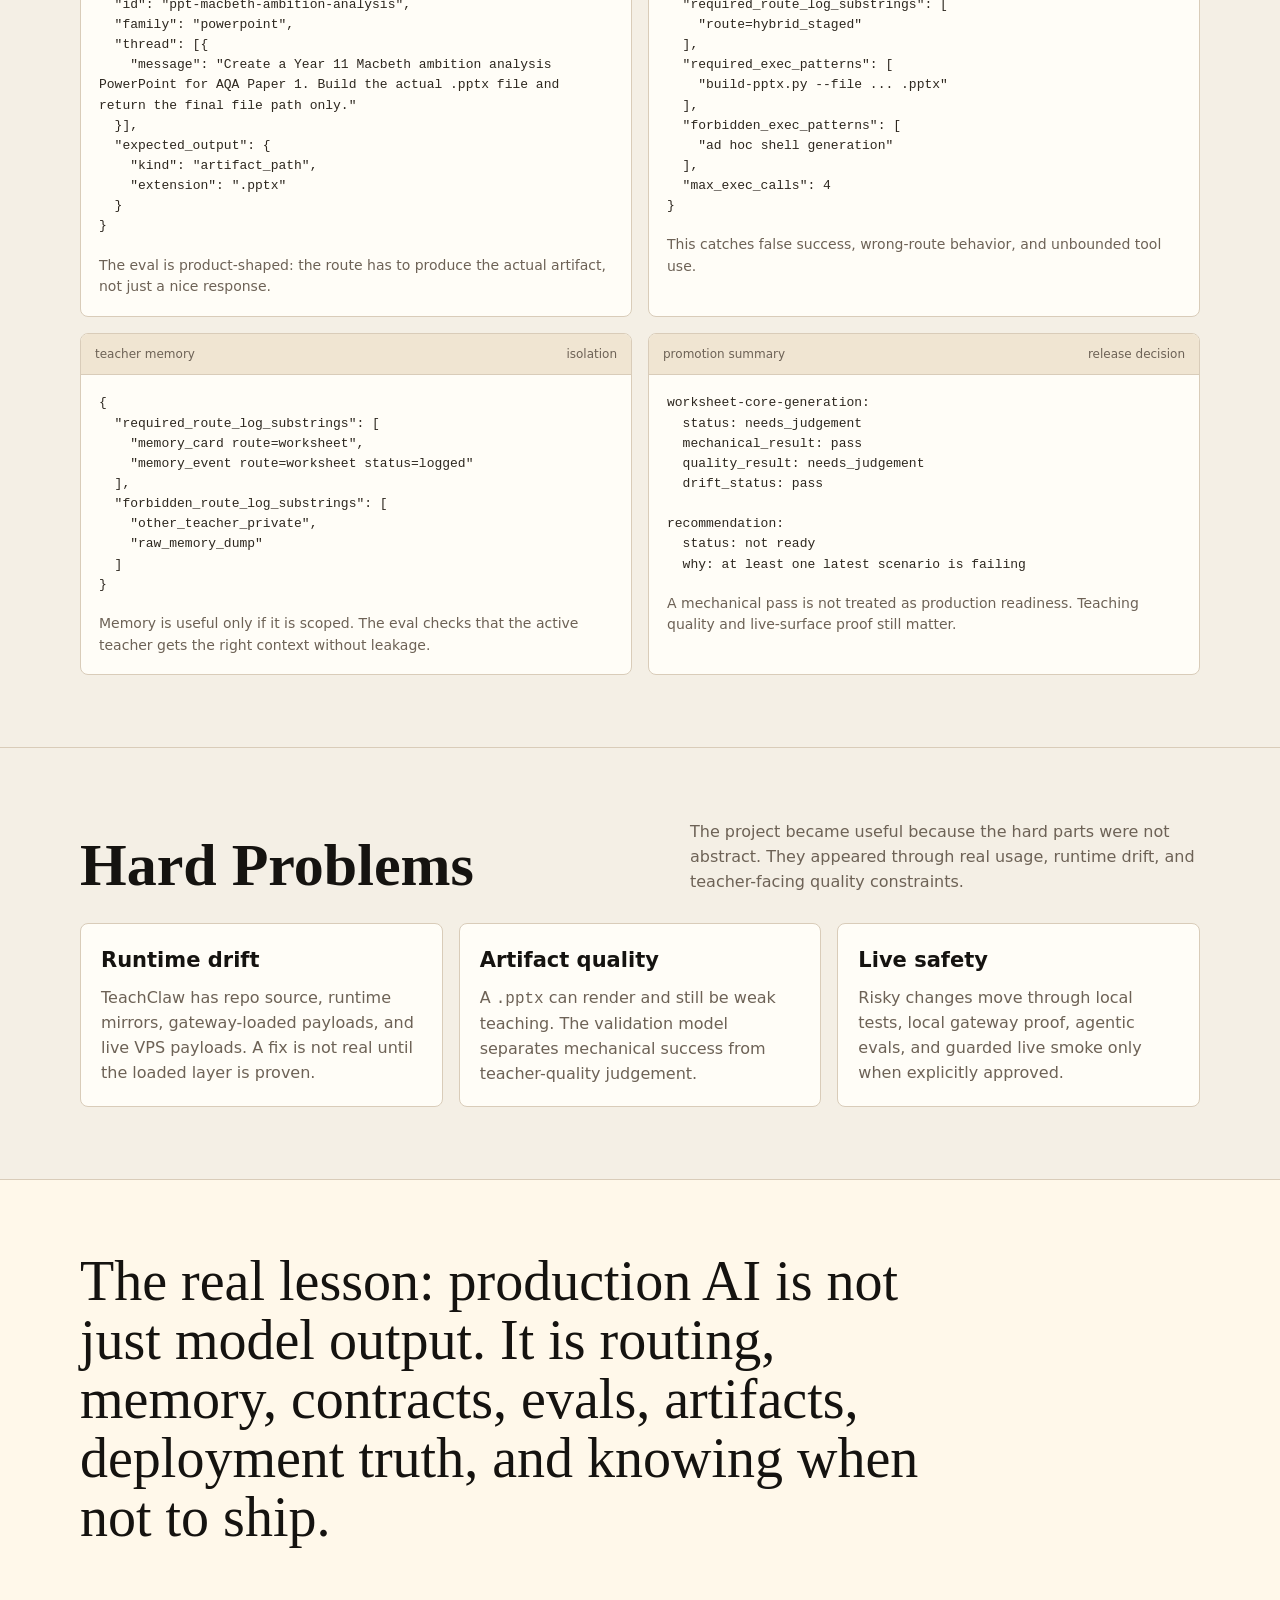
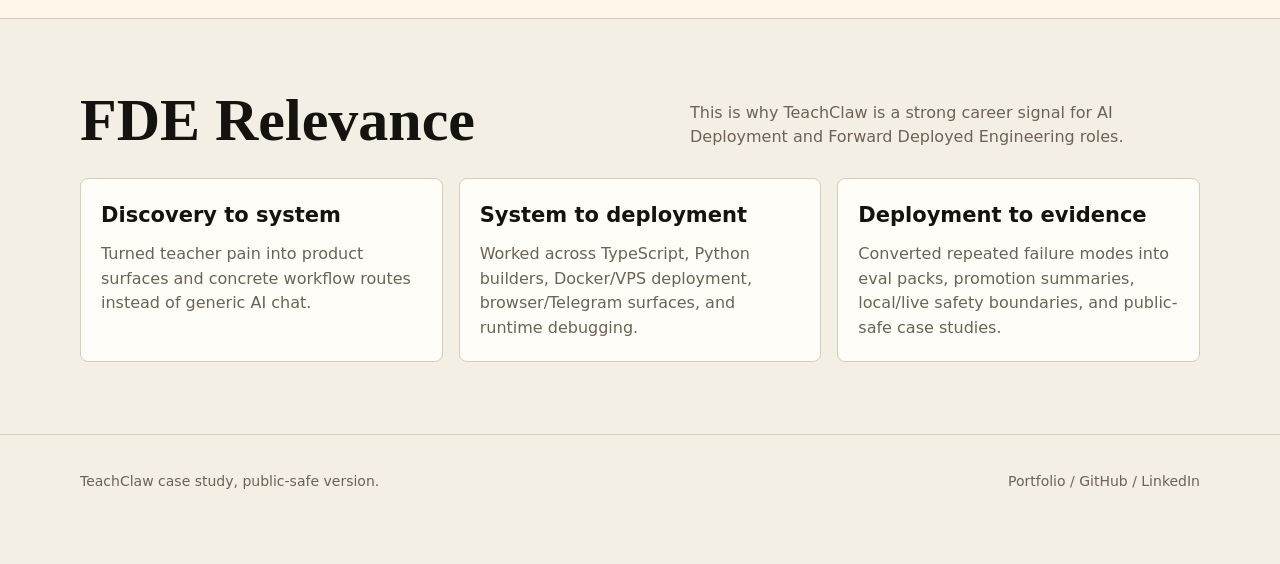
<file: case-studies/teachclaw-deployment.html>
<!doctype html>
<html lang="en">
  <head>
    <meta charset="utf-8" />
    <meta name="viewport" content="width=device-width, initial-scale=1" />
    <title>TeachClaw Deployment Case Study - Anas Abdi</title>
    <meta
      name="description"
      content="Public-safe TeachClaw case study covering agentic teacher workflows, deterministic artifacts, evals, runtime drift, and deployment readiness."
    />
    <style>
      :root {
        --ink: #151310;
        --paper: #f4efe5;
        --paper-soft: #fbf8f0;
        --panel: #fffdf7;
        --night: #fff8ea;
        --muted: #6d6256;
        --muted-dark: #746858;
        --line: #d9ccb9;
        --line-dark: #d9ccb9;
        --brass: #b97c28;
        --teal: #23776f;
        --blue: #315d91;
        --green: #557a41;
        --clay: #ae5a35;
        --plum: #6f4d89;
        --radius: 8px;
      }

      * {
        box-sizing: border-box;
      }

      html {
        scroll-behavior: smooth;
      }

      body {
        margin: 0;
        color: var(--ink);
        background: var(--paper);
        font-family: Inter, ui-sans-serif, system-ui, -apple-system, BlinkMacSystemFont, "Segoe UI", sans-serif;
        line-height: 1.55;
      }

      a {
        color: inherit;
        text-decoration: none;
      }

      a:hover {
        text-decoration: underline;
      }

      code {
        font-family: "SFMono-Regular", Consolas, "Liberation Mono", Menlo, monospace;
      }

      pre {
        margin: 0;
        white-space: pre-wrap;
        overflow-wrap: anywhere;
      }

      .shell {
        width: min(1120px, calc(100% - 36px));
        margin: 0 auto;
      }

      .hero {
        min-height: 84vh;
        color: var(--ink);
        background: var(--night);
        border-bottom: 1px solid var(--line-dark);
        position: relative;
        overflow: hidden;
      }

      .hero::before {
        content: "";
        position: absolute;
        inset: 0;
        background:
          linear-gradient(90deg, rgba(255, 248, 234, 0.98), rgba(255, 248, 234, 0.92) 50%, rgba(255, 248, 234, 0.7)),
          repeating-linear-gradient(90deg, rgba(93, 74, 51, 0.07) 0 1px, transparent 1px 86px);
      }

      .hero-inner {
        position: relative;
        z-index: 1;
        display: grid;
        min-height: 84vh;
        grid-template-rows: auto 1fr;
        padding: 26px 0 46px;
      }

      .nav {
        display: flex;
        justify-content: space-between;
        gap: 18px;
        align-items: center;
        color: var(--muted-dark);
        font-size: 14px;
      }

      .nav-links {
        display: flex;
        gap: 18px;
        flex-wrap: wrap;
      }

      .identity {
        color: var(--ink);
        font-weight: 800;
      }

      .hero-grid {
        display: grid;
        grid-template-columns: minmax(0, 0.95fr) minmax(380px, 1.05fr);
        gap: clamp(28px, 5vw, 70px);
        align-items: center;
        padding-top: 62px;
      }

      .eyebrow {
        margin: 0 0 18px;
        color: var(--brass);
        font-size: 13px;
        font-weight: 800;
        letter-spacing: 0.1em;
        text-transform: uppercase;
      }

      h1,
      h2,
      h3 {
        letter-spacing: 0;
      }

      h1 {
        margin: 0;
        max-width: 820px;
        font-family: Georgia, "Times New Roman", serif;
        font-size: clamp(50px, 8vw, 104px);
        line-height: 0.9;
      }

      h2 {
        margin: 0;
        font-family: Georgia, "Times New Roman", serif;
        font-size: clamp(34px, 5vw, 60px);
        line-height: 0.98;
      }

      h3 {
        margin: 0;
        font-size: 21px;
      }

      .subhead {
        margin: 26px 0 0;
        max-width: 680px;
        color: #4e4338;
        font-size: clamp(18px, 2.1vw, 23px);
      }

      .pill-row {
        display: flex;
        flex-wrap: wrap;
        gap: 10px;
        margin-top: 30px;
      }

      .pill {
        border: 1px solid var(--line-dark);
        border-radius: 999px;
        padding: 8px 12px;
        background: rgba(255, 253, 247, 0.86);
        color: #2d271f;
        font-size: 14px;
      }

      .button-row {
        display: flex;
        flex-wrap: wrap;
        gap: 12px;
        margin-top: 34px;
      }

      .button {
        display: inline-flex;
        align-items: center;
        justify-content: center;
        min-height: 44px;
        padding: 10px 15px;
        border-radius: var(--radius);
        border: 1px solid var(--ink);
        background: var(--ink);
        color: #fff8ea;
        font-weight: 800;
      }

      .button.secondary {
        background: transparent;
        color: var(--ink);
      }

      .hero-panel {
        border: 1px solid var(--line-dark);
        border-radius: var(--radius);
        background: var(--panel);
        overflow: hidden;
        box-shadow: 0 28px 80px rgba(78, 59, 35, 0.16);
      }

      .hero-panel img {
        display: block;
        width: 100%;
        height: auto;
        opacity: 0.92;
      }

      .panel-caption {
        border-top: 1px solid var(--line-dark);
        padding: 16px 18px;
        background: #f0e5d2;
        color: var(--muted);
        font-size: 14px;
      }

      section {
        padding: 72px 0;
        border-bottom: 1px solid var(--line);
      }

      .section-heading {
        display: flex;
        justify-content: space-between;
        gap: 24px;
        align-items: end;
        margin-bottom: 28px;
      }

      .section-note {
        max-width: 510px;
        color: var(--muted);
        margin: 0;
      }

      .metric-grid {
        display: grid;
        grid-template-columns: repeat(4, minmax(0, 1fr));
        gap: 14px;
      }

      .metric {
        min-height: 132px;
        border: 1px solid var(--line);
        border-radius: var(--radius);
        background: var(--panel);
        padding: 18px;
      }

      .metric strong {
        display: block;
        margin-bottom: 12px;
        font-family: Georgia, "Times New Roman", serif;
        font-size: 34px;
        line-height: 1;
      }

      .metric span {
        color: var(--muted);
        font-size: 14px;
      }

      .split {
        display: grid;
        grid-template-columns: 0.86fr 1.14fr;
        gap: 28px;
        align-items: start;
      }

      .body-copy p {
        color: var(--muted);
        font-size: 18px;
      }

      .capability-grid {
        display: grid;
        grid-template-columns: repeat(2, minmax(0, 1fr));
        gap: 14px;
      }

      .capability,
      .problem,
      .lesson {
        border: 1px solid var(--line);
        border-radius: var(--radius);
        background: var(--panel);
        padding: 20px;
      }

      .capability p,
      .problem p,
      .lesson p {
        margin: 10px 0 0;
        color: var(--muted);
      }

      .chapter-list {
        display: grid;
        gap: 14px;
      }

      .chapter {
        display: grid;
        grid-template-columns: 74px 1fr;
        gap: 18px;
        border: 1px solid var(--line);
        border-radius: var(--radius);
        background: var(--paper-soft);
        padding: 20px;
      }

      .chapter-number {
        font-family: Georgia, "Times New Roman", serif;
        font-size: 42px;
        line-height: 0.95;
        color: var(--brass);
      }

      .chapter p {
        margin: 8px 0 0;
        color: var(--muted);
      }

      .snippet-grid {
        display: grid;
        grid-template-columns: repeat(2, minmax(0, 1fr));
        gap: 16px;
      }

      .snippet {
        min-height: 278px;
        border: 1px solid var(--line);
        border-radius: var(--radius);
        background: var(--panel);
        overflow: hidden;
      }

      .window-bar {
        display: flex;
        justify-content: space-between;
        gap: 14px;
        align-items: center;
        padding: 11px 14px;
        border-bottom: 1px solid var(--line-dark);
        background: #f0e5d2;
        color: var(--muted);
        font-size: 12px;
      }

      .snippet pre {
        padding: 18px;
        color: #2d271f;
        font-size: 13px;
        line-height: 1.55;
      }

      .snippet p {
        margin: 0;
        padding: 0 18px 18px;
        color: var(--muted);
        font-size: 14px;
      }

      .token-gold {
        color: #9f661f;
      }

      .token-teal {
        color: #23776f;
      }

      .token-green {
        color: #557a41;
      }

      .problem-grid,
      .lesson-grid {
        display: grid;
        grid-template-columns: repeat(3, minmax(0, 1fr));
        gap: 16px;
      }

      .quote-band {
        background: #fff8ea;
      }

      .quote {
        margin: 0;
        max-width: 900px;
        font-family: Georgia, "Times New Roman", serif;
        font-size: clamp(30px, 4.6vw, 56px);
        line-height: 1.05;
      }

      .footer {
        padding: 36px 0 48px;
        display: flex;
        justify-content: space-between;
        gap: 20px;
        color: var(--muted);
        font-size: 14px;
      }

      @media (max-width: 940px) {
        .hero-grid,
        .split,
        .snippet-grid,
        .problem-grid,
        .lesson-grid,
        .metric-grid {
          grid-template-columns: 1fr;
        }

        .capability-grid {
          grid-template-columns: 1fr;
        }

        .section-heading,
        .footer,
        .nav {
          align-items: flex-start;
          flex-direction: column;
        }

        .hero-grid {
          padding-top: 44px;
        }
      }

      @media (max-width: 560px) {
        .shell {
          width: min(100% - 28px, 1120px);
        }

        .hero,
        .hero-inner {
          min-height: auto;
        }

        .chapter {
          grid-template-columns: 1fr;
        }

        .chapter-number {
          font-size: 32px;
        }

        section {
          padding: 54px 0;
        }
      }
    </style>
  </head>
  <body>
    <header class="hero">
      <div class="shell hero-inner">
        <nav class="nav" aria-label="Case study navigation">
          <a class="identity" href="../index.html">Anas Abdi</a>
          <div class="nav-links">
            <a href="../index.html">Portfolio</a>
            <a href="#system">System</a>
            <a href="#evals">Evals</a>
            <a href="#lessons">Lessons</a>
          </div>
        </nav>

        <div class="hero-grid">
          <div>
            <p class="eyebrow">TeachClaw deployment case study</p>
            <h1>Agentic work layer for teachers.</h1>
            <p class="subhead">
              TeachClaw is a chat-native AI assistant for UK teachers. It turns plain teacher requests into lesson decks, worksheets, mark schemes, student feedback, marking support, and classroom artifacts through a live OpenClaw runtime.
            </p>
            <div class="pill-row">
              <span class="pill">Teacher workflows</span>
              <span class="pill">Task routing</span>
              <span class="pill">Deterministic artifacts</span>
              <span class="pill">Agentic evals</span>
              <span class="pill">VPS deployment</span>
            </div>
            <div class="button-row">
              <a class="button" href="../assets/cv-ai-deployment-fde.pdf">Open CV</a>
              <a class="button secondary" href="../assets/teachclaw-openclaw-architecture.svg">Architecture</a>
            </div>
          </div>

          <a class="hero-panel" href="../assets/teachclaw-openclaw-architecture.svg">
            <img src="../assets/teachclaw-openclaw-architecture.svg" alt="TeachClaw and OpenClaw architecture diagram" />
            <div class="panel-caption">Public-safe architecture: teacher surfaces, TeachClaw platform layer, OpenClaw runtime, deterministic builders, validation, and guarded promotion.</div>
          </a>
        </div>
      </div>
    </header>

    <main>
      <section>
        <div class="shell">
          <div class="section-heading">
            <h2>Proof</h2>
            <p class="section-note">These are public-safe numbers from the career evidence pack. They show usage, eval depth, and the kind of release discipline behind the project.</p>
          </div>
          <div class="metric-grid">
            <div class="metric">
              <strong>95</strong>
              <span>teacher messages reviewed across TeachClaw pilot usage.</span>
            </div>
            <div class="metric">
              <strong>100/100</strong>
              <span>teacher-style turns completed in a long-session routing comparison.</span>
            </div>
            <div class="metric">
              <strong>4-image</strong>
              <span>literature essay marking path completed through the real local pipeline.</span>
            </div>
            <div class="metric">
              <strong>5 gates</strong>
              <span>routing, context carry, artifacts, tool discipline, and memory behavior.</span>
            </div>
          </div>
        </div>
      </section>

      <section id="system">
        <div class="shell split">
          <div class="body-copy">
            <p class="eyebrow">Problem and system</p>
            <h2>Teachers do not need another dashboard.</h2>
            <p>
              The product thesis is that education software should remove work, not add another inbox. A teacher should be able to send a normal request and get finished school work back: a deck, worksheet, feedback draft, mark scheme, or marking report.
            </p>
            <p>
              The system is deliberately workflow-first. TeachClaw uses browser and Telegram surfaces, OpenClaw as the runtime layer, task-family routing, deterministic builders for generated files, and validation lanes before promotion.
            </p>
          </div>

          <div class="capability-grid">
            <article class="capability">
              <h3>Lesson decks</h3>
              <p>Turns a teacher request into a real <code>.pptx</code> artifact using structured intermediate JSON plus a Python builder.</p>
            </article>
            <article class="capability">
              <h3>Worksheets</h3>
              <p>Generates classroom worksheets and answer keys as real <code>.docx</code> artifacts rather than only chat text.</p>
            </article>
            <article class="capability">
              <h3>Marking support</h3>
              <p>Routes student work through OCR/transcript, judgement, correction, and report-rendering paths.</p>
            </article>
            <article class="capability">
              <h3>Teacher memory</h3>
              <p>Uses scoped memory cards so preferences can improve output without leaking raw memory or cross-teacher context.</p>
            </article>
          </div>
        </div>
      </section>

      <section>
        <div class="shell">
          <div class="section-heading">
            <h2>Workflow</h2>
            <p class="section-note">The case study is strongest when it is framed as a deployment loop. The model is only one part of the system.</p>
          </div>
          <div class="chapter-list">
            <article class="chapter">
              <div class="chapter-number">01</div>
              <div>
                <h3>Natural teacher request</h3>
                <p>Example public-safe scenario: create a Year 11 Macbeth ambition analysis PowerPoint for AQA Paper 1 and return the final file path only.</p>
              </div>
            </article>
            <article class="chapter">
              <div class="chapter-number">02</div>
              <div>
                <h3>Route and contract</h3>
                <p>The runtime decides whether this is a PowerPoint, worksheet, marking, email, admin, or chat route. Output expectations are explicit: text reply or artifact path, extension, required terms, and forbidden leakage.</p>
              </div>
            </article>
            <article class="chapter">
              <div class="chapter-number">03</div>
              <div>
                <h3>Tool-backed artifact</h3>
                <p>For generated resources, the agent must call the correct builder and create a file. A route that merely promises a deck without creating one should fail.</p>
              </div>
            </article>
            <article class="chapter">
              <div class="chapter-number">04</div>
              <div>
                <h3>Evidence before live promotion</h3>
                <p>The promotion summary records source of truth, commit SHA, built artifact hash, loaded test-runtime hash, scenario outcomes, risks, and whether human approval is still required.</p>
              </div>
            </article>
          </div>
        </div>
      </section>

      <section id="evals">
        <div class="shell">
          <div class="section-heading">
            <h2>Eval Snippets</h2>
            <p class="section-note">These are sanitized snippets from the shape of the TeachClaw eval packs and promotion summaries. They show the kind of behavior that gets checked.</p>
          </div>

          <div class="snippet-grid">
            <article class="snippet">
              <div class="window-bar">
                <span>agentic scenario</span>
                <span>artifact path</span>
              </div>
              <pre><code>{
  "id": "ppt-macbeth-ambition-analysis",
  "family": "powerpoint",
  "thread": [{
    "message": "Create a Year 11 Macbeth ambition analysis PowerPoint for AQA Paper 1. Build the actual .pptx file and return the final file path only."
  }],
  "expected_output": {
    "kind": "artifact_path",
    "extension": ".pptx"
  }
}</code></pre>
              <p>The eval is product-shaped: the route has to produce the actual artifact, not just a nice response.</p>
            </article>

            <article class="snippet">
              <div class="window-bar">
                <span>trace checks</span>
                <span>runtime behavior</span>
              </div>
              <pre><code>{
  "required_route_log_substrings": [
    "route=hybrid_staged"
  ],
  "required_exec_patterns": [
    "build-pptx.py --file ... .pptx"
  ],
  "forbidden_exec_patterns": [
    "ad hoc shell generation"
  ],
  "max_exec_calls": 4
}</code></pre>
              <p>This catches false success, wrong-route behavior, and unbounded tool use.</p>
            </article>

            <article class="snippet">
              <div class="window-bar">
                <span>teacher memory</span>
                <span>isolation</span>
              </div>
              <pre><code>{
  "required_route_log_substrings": [
    "memory_card route=worksheet",
    "memory_event route=worksheet status=logged"
  ],
  "forbidden_route_log_substrings": [
    "other_teacher_private",
    "raw_memory_dump"
  ]
}</code></pre>
              <p>Memory is useful only if it is scoped. The eval checks that the active teacher gets the right context without leakage.</p>
            </article>

            <article class="snippet">
              <div class="window-bar">
                <span>promotion summary</span>
                <span>release decision</span>
              </div>
              <pre><code>worksheet-core-generation:
  status: needs_judgement
  mechanical_result: pass
  quality_result: needs_judgement
  drift_status: pass

recommendation:
  status: not ready
  why: at least one latest scenario is failing</code></pre>
              <p>A mechanical pass is not treated as production readiness. Teaching quality and live-surface proof still matter.</p>
            </article>
          </div>
        </div>
      </section>

      <section>
        <div class="shell">
          <div class="section-heading">
            <h2>Hard Problems</h2>
            <p class="section-note">The project became useful because the hard parts were not abstract. They appeared through real usage, runtime drift, and teacher-facing quality constraints.</p>
          </div>
          <div class="problem-grid">
            <article class="problem">
              <h3>Runtime drift</h3>
              <p>TeachClaw has repo source, runtime mirrors, gateway-loaded payloads, and live VPS payloads. A fix is not real until the loaded layer is proven.</p>
            </article>
            <article class="problem">
              <h3>Artifact quality</h3>
              <p>A <code>.pptx</code> can render and still be weak teaching. The validation model separates mechanical success from teacher-quality judgement.</p>
            </article>
            <article class="problem">
              <h3>Live safety</h3>
              <p>Risky changes move through local tests, local gateway proof, agentic evals, and guarded live smoke only when explicitly approved.</p>
            </article>
          </div>
        </div>
      </section>

      <section class="quote-band">
        <div class="shell">
          <p class="quote">The real lesson: production AI is not just model output. It is routing, memory, contracts, evals, artifacts, deployment truth, and knowing when not to ship.</p>
        </div>
      </section>

      <section id="lessons">
        <div class="shell">
          <div class="section-heading">
            <h2>FDE Relevance</h2>
            <p class="section-note">This is why TeachClaw is a strong career signal for AI Deployment and Forward Deployed Engineering roles.</p>
          </div>
          <div class="lesson-grid">
            <article class="lesson">
              <h3>Discovery to system</h3>
              <p>Turned teacher pain into product surfaces and concrete workflow routes instead of generic AI chat.</p>
            </article>
            <article class="lesson">
              <h3>System to deployment</h3>
              <p>Worked across TypeScript, Python builders, Docker/VPS deployment, browser/Telegram surfaces, and runtime debugging.</p>
            </article>
            <article class="lesson">
              <h3>Deployment to evidence</h3>
              <p>Converted repeated failure modes into eval packs, promotion summaries, local/live safety boundaries, and public-safe case studies.</p>
            </article>
          </div>
        </div>
      </section>
    </main>

    <footer class="shell footer">
      <span>TeachClaw case study, public-safe version.</span>
      <span><a href="../index.html">Portfolio</a> / <a href="https://github.com/AnasInno">GitHub</a> / <a href="https://www.linkedin.com/in/anas-abdi-80b950271/">LinkedIn</a></span>
    </footer>
  </body>
</html>
</file>
<file: assets/case-study.css>
:root {
  --ink: #151310;
  --paper: #f4efe5;
  --paper-soft: #fbf8f0;
  --panel: #fffdf7;
  --muted: #6d6256;
  --line: #d9ccb9;
  --brass: #b97c28;
  --blue: #315d91;
  --clay: #ae5a35;
  --green: #557a41;
  --radius: 8px;
}

* {
  box-sizing: border-box;
}

html {
  scroll-behavior: smooth;
}

body {
  margin: 0;
  color: var(--ink);
  background:
    linear-gradient(180deg, #fff8ea 0, var(--paper) 440px),
    var(--paper);
  font-family: Inter, ui-sans-serif, system-ui, -apple-system, BlinkMacSystemFont, "Segoe UI", sans-serif;
  line-height: 1.65;
}

a {
  color: inherit;
}

.case-nav,
.case-body,
.case-footer {
  width: min(980px, calc(100% - 36px));
  margin: 0 auto;
}

.case-nav {
  display: flex;
  justify-content: space-between;
  gap: 18px;
  align-items: center;
  padding: 28px 0 56px;
  color: var(--muted);
  font-size: 14px;
}

.case-nav strong {
  color: var(--ink);
}

.case-nav div {
  display: flex;
  gap: 18px;
  flex-wrap: wrap;
  justify-content: flex-end;
}

.case-body {
  padding-bottom: 76px;
}

.case-body > h1:first-child {
  max-width: 860px;
  margin: 0 0 24px;
  font-family: Georgia, "Times New Roman", serif;
  font-size: clamp(44px, 7vw, 86px);
  line-height: 0.94;
  letter-spacing: 0;
}

.case-body > h1:first-child::before {
  content: "Case study";
  display: block;
  margin-bottom: 18px;
  color: var(--brass);
  font-family: Inter, ui-sans-serif, system-ui, sans-serif;
  font-size: 13px;
  font-weight: 800;
  letter-spacing: 0.1em;
  line-height: 1.2;
  text-transform: uppercase;
}

.case-body > h2 {
  margin: 54px 0 14px;
  padding-top: 28px;
  border-top: 1px solid var(--line);
  font-family: Georgia, "Times New Roman", serif;
  font-size: clamp(28px, 4vw, 48px);
  line-height: 1;
  letter-spacing: 0;
}

.case-body > h3 {
  margin: 30px 0 10px;
  font-size: 22px;
  letter-spacing: 0;
}

.case-body p,
.case-body li {
  color: var(--muted);
  font-size: 18px;
}

.case-body p:first-of-type {
  max-width: 760px;
  color: #342c24;
  font-size: clamp(20px, 2.3vw, 25px);
  line-height: 1.45;
}

.case-body ul,
.case-body ol {
  display: grid;
  gap: 10px;
  padding-left: 24px;
}

.case-body pre {
  overflow: auto;
  margin: 18px 0;
  border: 1px solid var(--line);
  border-radius: var(--radius);
  background: var(--panel);
  padding: 18px;
}

.case-body code {
  color: #2d271f;
  font-family: "SFMono-Regular", Consolas, "Liberation Mono", Menlo, monospace;
  font-size: 0.9em;
  white-space: pre-wrap;
}

.case-body blockquote {
  margin: 28px 0;
  border-left: 4px solid var(--brass);
  background: var(--panel);
  padding: 16px 18px;
  color: var(--muted);
}

.case-body table {
  width: 100%;
  border-collapse: collapse;
  overflow-x: auto;
  display: block;
}

.case-body th,
.case-body td {
  border-bottom: 1px solid var(--line);
  padding: 10px;
  text-align: left;
}

.case-footer {
  display: flex;
  justify-content: space-between;
  gap: 20px;
  padding: 32px 0 46px;
  border-top: 1px solid var(--line);
  color: var(--muted);
  font-size: 14px;
}

@media (max-width: 720px) {
  .case-nav,
  .case-footer {
    align-items: flex-start;
    flex-direction: column;
  }

  .case-nav div {
    justify-content: flex-start;
  }

  .case-body > h1:first-child {
    font-size: clamp(40px, 12vw, 58px);
  }
}
</file>
